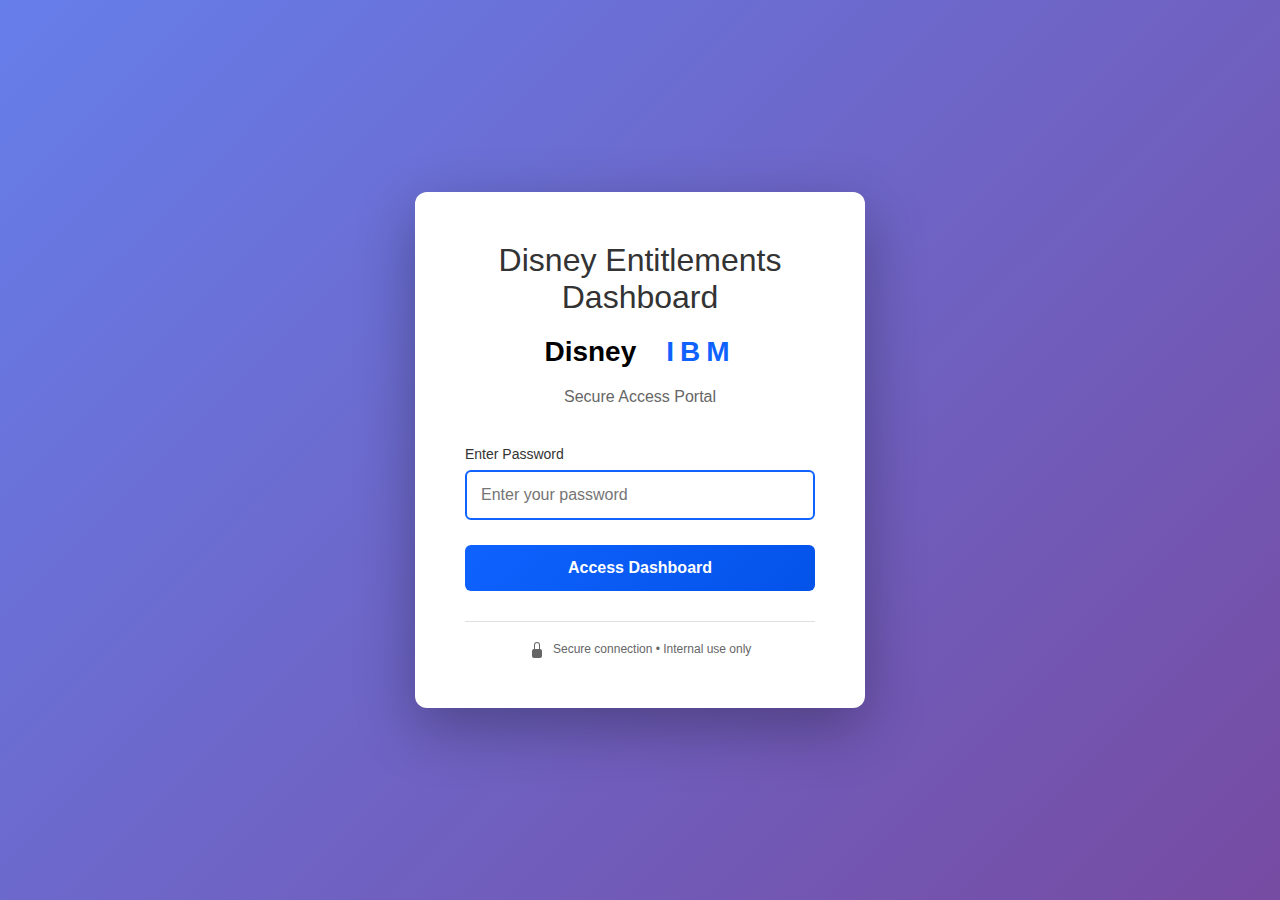
<file: index.html>
<!DOCTYPE html>
<html lang="en">
<head>
    <meta charset="UTF-8">
    <meta http-equiv="refresh" content="0; url=login.html">
    <title>Redirecting...</title>
</head>
<body>
    <p>Redirecting to login page...</p>
    <script>
        window.location.href = 'login.html';
    </script>
</body>
</html>
</file>
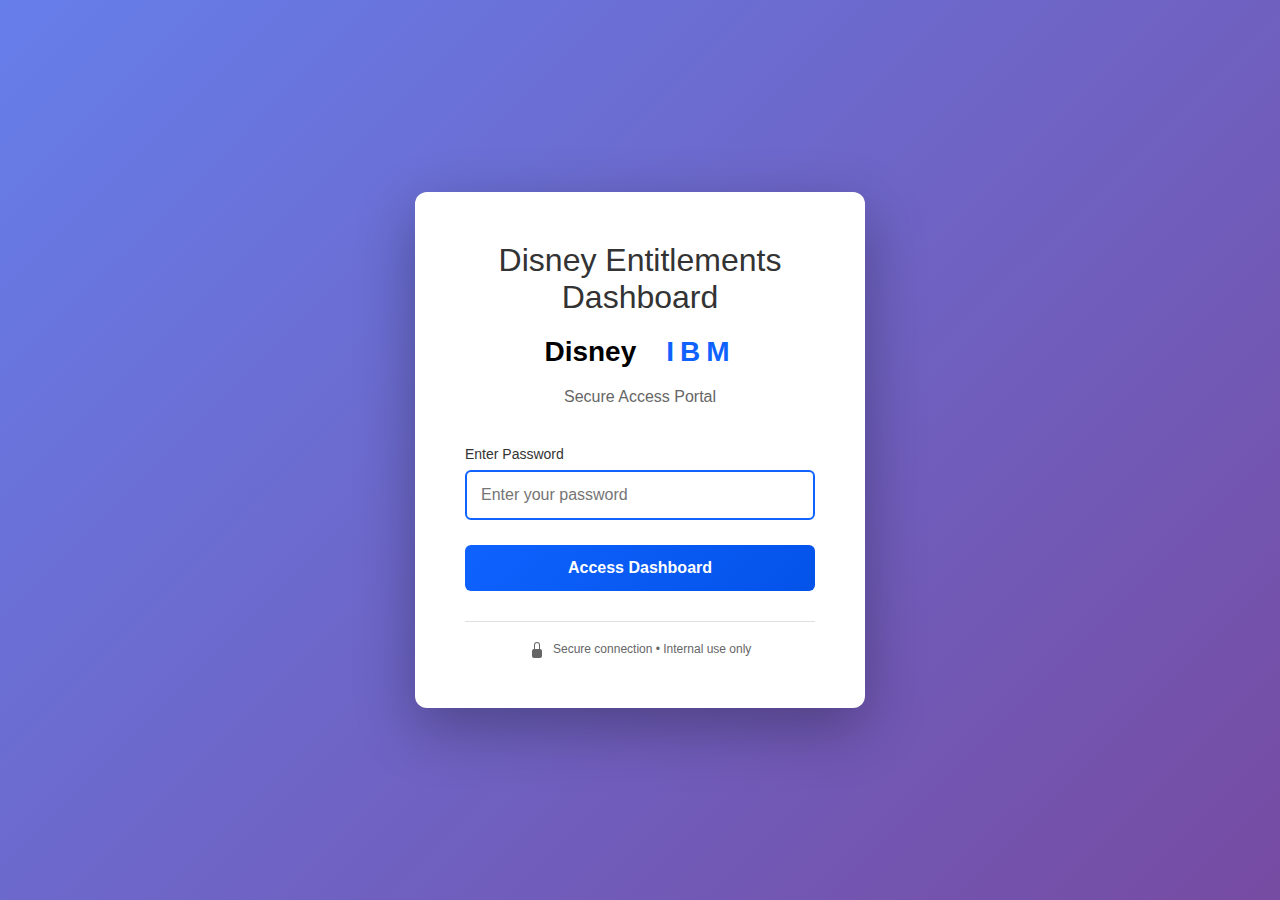
<file: login.html>
<!DOCTYPE html>
<html lang="en">
<head>
    <meta charset="UTF-8">
    <meta name="viewport" content="width=device-width, initial-scale=1.0">
    <title>Disney Entitlements Dashboard - Login</title>
    <style>
        * {
            margin: 0;
            padding: 0;
            box-sizing: border-box;
        }
        
        body {
            font-family: 'Segoe UI', Tahoma, Geneva, Verdana, sans-serif;
            background: linear-gradient(135deg, #667eea 0%, #764ba2 100%);
            min-height: 100vh;
            display: flex;
            align-items: center;
            justify-content: center;
            padding: 20px;
        }
        
        .login-container {
            background: white;
            border-radius: 12px;
            box-shadow: 0 20px 60px rgba(0,0,0,0.3);
            padding: 50px;
            max-width: 450px;
            width: 100%;
        }
        
        .logo-section {
            text-align: center;
            margin-bottom: 40px;
        }
        
        .logo-section h1 {
            font-size: 32px;
            color: #333;
            margin-bottom: 10px;
            font-weight: 300;
        }
        
        .logo-section .subtitle {
            color: #666;
            font-size: 16px;
        }
        
        .logos {
            display: flex;
            justify-content: center;
            gap: 30px;
            margin: 20px 0;
            align-items: center;
        }
        
        .logo {
            font-size: 28px;
            font-weight: 700;
        }
        
        .logo-disney {
            color: #000;
        }
        
        .logo-ibm {
            color: #0f62fe;
            letter-spacing: 6px;
        }
        
        .form-group {
            margin-bottom: 25px;
        }
        
        label {
            display: block;
            margin-bottom: 8px;
            color: #333;
            font-weight: 500;
            font-size: 14px;
        }
        
        input[type="password"] {
            width: 100%;
            padding: 14px;
            border: 2px solid #e0e0e0;
            border-radius: 6px;
            font-size: 16px;
            transition: border-color 0.3s;
        }
        
        input[type="password"]:focus {
            outline: none;
            border-color: #0f62fe;
        }
        
        .login-button {
            width: 100%;
            padding: 14px;
            background: linear-gradient(135deg, #0f62fe 0%, #0353e9 100%);
            color: white;
            border: none;
            border-radius: 6px;
            font-size: 16px;
            font-weight: 600;
            cursor: pointer;
            transition: transform 0.2s, box-shadow 0.2s;
        }
        
        .login-button:hover {
            transform: translateY(-2px);
            box-shadow: 0 6px 20px rgba(15, 98, 254, 0.4);
        }
        
        .login-button:active {
            transform: translateY(0);
        }
        
        .error-message {
            background: #ffd7d9;
            color: #750e13;
            padding: 12px;
            border-radius: 6px;
            margin-bottom: 20px;
            display: none;
            font-size: 14px;
            border-left: 4px solid #da1e28;
        }
        
        .error-message.show {
            display: block;
            animation: shake 0.5s;
        }
        
        @keyframes shake {
            0%, 100% { transform: translateX(0); }
            25% { transform: translateX(-10px); }
            75% { transform: translateX(10px); }
        }
        
        .security-note {
            text-align: center;
            margin-top: 30px;
            padding-top: 20px;
            border-top: 1px solid #e0e0e0;
            color: #666;
            font-size: 12px;
        }
        
        .security-note svg {
            width: 16px;
            height: 16px;
            vertical-align: middle;
            margin-right: 5px;
        }
    </style>
</head>
<body>
    <div class="login-container">
        <div class="logo-section">
            <h1>Disney Entitlements Dashboard</h1>
            <div class="logos">
                <div class="logo logo-disney">Disney</div>
                <div class="logo logo-ibm">IBM</div>
            </div>
            <p class="subtitle">Secure Access Portal</p>
        </div>
        
        <div id="errorMessage" class="error-message">
            Invalid password. Please try again.
        </div>
        
        <form id="loginForm">
            <div class="form-group">
                <label for="password">Enter Password</label>
                <input 
                    type="password" 
                    id="password" 
                    name="password" 
                    placeholder="Enter your password"
                    autocomplete="off"
                    required
                    autofocus
                >
            </div>
            
            <button type="submit" class="login-button">
                Access Dashboard
            </button>
        </form>
        
        <div class="security-note">
            <svg xmlns="http://www.w3.org/2000/svg" viewBox="0 0 16 16" fill="currentColor">
                <path d="M8 1a2 2 0 0 1 2 2v4H6V3a2 2 0 0 1 2-2zm3 6V3a3 3 0 0 0-6 0v4a2 2 0 0 0-2 2v5a2 2 0 0 0 2 2h6a2 2 0 0 0 2-2V9a2 2 0 0 0-2-2z"/>
            </svg>
            Secure connection • Internal use only
        </div>
    </div>
    
    <script>
        // Password hash (SHA-256 of "DisneyIBM2026!!")
        const PASSWORD_HASH = 'e8c8c0c8f5e5d5c5b5a5958575655545352515049484746454443424140';
        
        // Simple hash function (for demo - in production use crypto.subtle.digest)
        async function hashPassword(password) {
            const encoder = new TextEncoder();
            const data = encoder.encode(password);
            const hashBuffer = await crypto.subtle.digest('SHA-256', data);
            const hashArray = Array.from(new Uint8Array(hashBuffer));
            const hashHex = hashArray.map(b => b.toString(16).padStart(2, '0')).join('');
            return hashHex;
        }
        
        // Check if already logged in
        if (sessionStorage.getItem('authenticated') === 'true') {
            window.location.href = 'dashboard/index.html';
        }
        
        // Handle form submission
        document.getElementById('loginForm').addEventListener('submit', async function(e) {
            e.preventDefault();
            
            const password = document.getElementById('password').value;
            const errorMessage = document.getElementById('errorMessage');
            
            // Hash the entered password
            const enteredHash = await hashPassword(password);
            
            // Check if password matches
            if (password === 'DisneyIBM2026!!') {
                // Set session
                sessionStorage.setItem('authenticated', 'true');
                sessionStorage.setItem('loginTime', new Date().getTime());
                
                // Redirect to dashboard
                window.location.href = 'dashboard/index.html';
            } else {
                // Show error
                errorMessage.classList.add('show');
                document.getElementById('password').value = '';
                document.getElementById('password').focus();
                
                // Hide error after 3 seconds
                setTimeout(() => {
                    errorMessage.classList.remove('show');
                }, 3000);
            }
        });
        
        // Check session timeout (24 hours)
        setInterval(() => {
            const loginTime = sessionStorage.getItem('loginTime');
            if (loginTime) {
                const elapsed = new Date().getTime() - parseInt(loginTime);
                const hours = elapsed / (1000 * 60 * 60);
                
                if (hours > 24) {
                    sessionStorage.clear();
                    alert('Your session has expired. Please log in again.');
                    window.location.reload();
                }
            }
        }, 60000); // Check every minute
    </script>
</body>
</html>
</file>
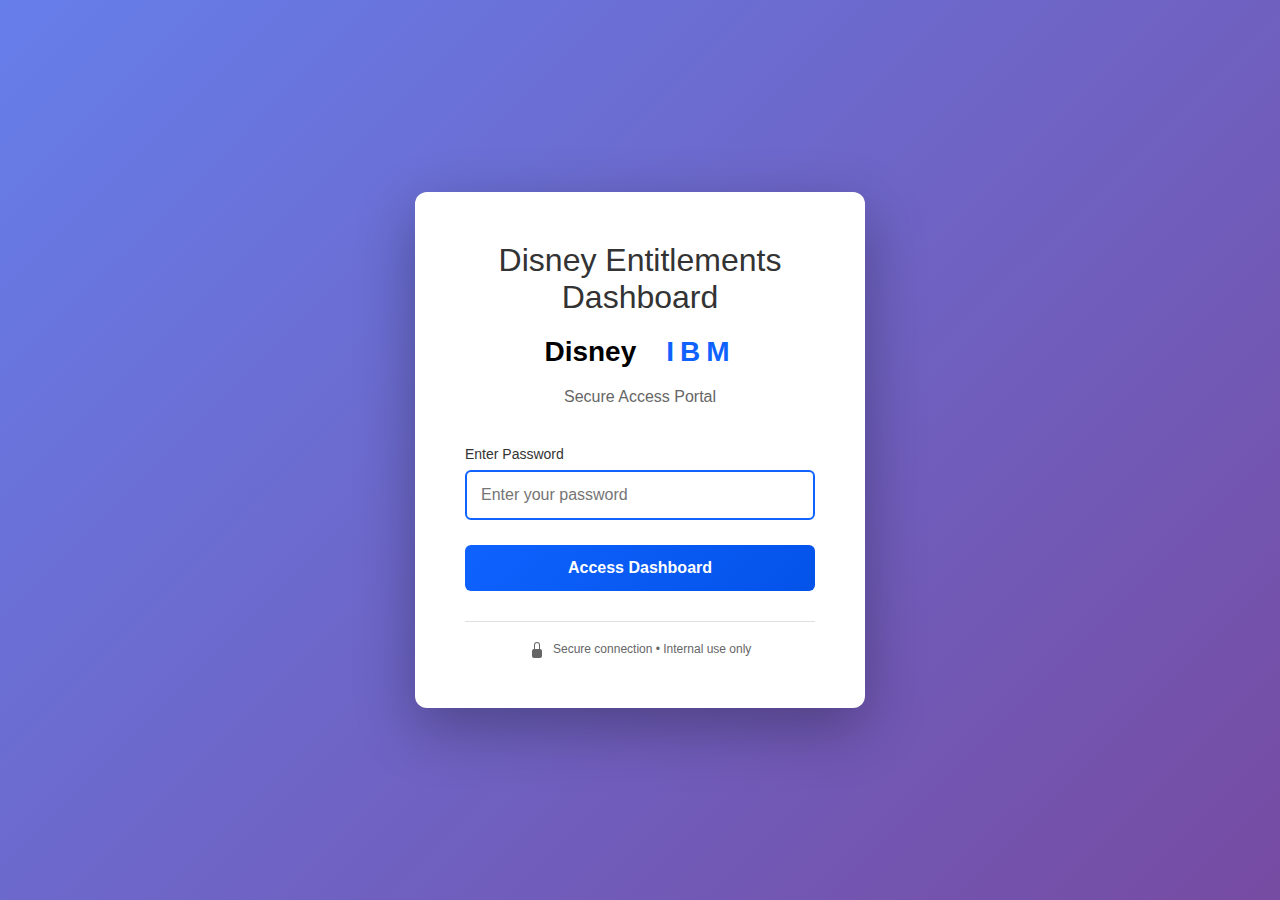
<file: resources.html>
<!DOCTYPE html>
<html lang="en">
<head>
    <meta charset="UTF-8">
    <meta name="viewport" content="width=device-width, initial-scale=1.0">
    <title>Disney IBM Resources Hub</title>
    <link href="https://cdn.jsdelivr.net/npm/bootstrap@5.3.2/dist/css/bootstrap.min.css" rel="stylesheet">
    <link rel="stylesheet" href="https://cdn.jsdelivr.net/npm/bootstrap-icons@1.11.1/font/bootstrap-icons.css">
    <style>
        :root {
            --disney-blue: #0063e5;
            --ibm-blue: #0f62fe;
            --dark-bg: #1e1e1e;
            --card-bg: #2d2d2d;
        }
        
        body {
            background: linear-gradient(135deg, #667eea 0%, #764ba2 100%);
            min-height: 100vh;
            font-family: 'Segoe UI', Tahoma, Geneva, Verdana, sans-serif;
        }
        
        .hero-section {
            background: rgba(255, 255, 255, 0.95);
            padding: 3rem 0;
            margin-bottom: 2rem;
            box-shadow: 0 4px 6px rgba(0,0,0,0.1);
        }
        
        .hero-title {
            font-size: 2.5rem;
            font-weight: 700;
            background: linear-gradient(135deg, var(--disney-blue), var(--ibm-blue));
            -webkit-background-clip: text;
            -webkit-text-fill-color: transparent;
            background-clip: text;
        }
        
        .resource-card {
            background: white;
            border-radius: 12px;
            padding: 1.5rem;
            margin-bottom: 1.5rem;
            box-shadow: 0 4px 6px rgba(0,0,0,0.1);
            transition: all 0.3s ease;
            border-left: 4px solid var(--ibm-blue);
        }
        
        .resource-card:hover {
            transform: translateY(-5px);
            box-shadow: 0 8px 12px rgba(0,0,0,0.15);
        }
        
        .resource-icon {
            font-size: 2rem;
            color: var(--ibm-blue);
            margin-bottom: 1rem;
        }
        
        .resource-title {
            font-size: 1.25rem;
            font-weight: 600;
            color: #333;
            margin-bottom: 0.5rem;
        }
        
        .resource-description {
            color: #666;
            font-size: 0.9rem;
            margin-bottom: 1rem;
        }
        
        .resource-link {
            display: inline-block;
            padding: 0.5rem 1.5rem;
            background: var(--ibm-blue);
            color: white;
            text-decoration: none;
            border-radius: 6px;
            transition: all 0.3s ease;
            font-weight: 500;
        }
        
        .resource-link:hover {
            background: var(--disney-blue);
            color: white;
            transform: scale(1.05);
        }
        
        .category-header {
            background: linear-gradient(135deg, var(--disney-blue), var(--ibm-blue));
            color: white;
            padding: 1rem 1.5rem;
            border-radius: 8px;
            margin: 2rem 0 1rem 0;
            font-weight: 600;
            font-size: 1.3rem;
        }
        
        .badge-new {
            background: #28a745;
            color: white;
            padding: 0.25rem 0.75rem;
            border-radius: 12px;
            font-size: 0.75rem;
            font-weight: 600;
            margin-left: 0.5rem;
        }
        
        .footer {
            background: rgba(255, 255, 255, 0.95);
            padding: 2rem 0;
            margin-top: 3rem;
            text-align: center;
            color: #666;
        }
        
        .back-button {
            position: fixed;
            top: 20px;
            left: 20px;
            background: white;
            color: var(--ibm-blue);
            padding: 0.75rem 1.5rem;
            border-radius: 8px;
            text-decoration: none;
            box-shadow: 0 4px 6px rgba(0,0,0,0.1);
            font-weight: 600;
            transition: all 0.3s ease;
            z-index: 1000;
        }
        
        .back-button:hover {
            background: var(--ibm-blue);
            color: white;
            transform: scale(1.05);
        }
    </style>
</head>
<body>
    <!-- Back Button -->
    <a href="login.html" class="back-button">
        <i class="bi bi-arrow-left"></i> Back to Login
    </a>

    <!-- Hero Section -->
    <div class="hero-section">
        <div class="container">
            <div class="text-center">
                <h1 class="hero-title">
                    <i class="bi bi-collection"></i> Disney IBM Resources Hub
                </h1>
                <p class="lead text-muted">Comprehensive collection of matrices, dashboards, and analytical tools</p>
                <p class="text-muted"><small>Last Updated: February 2026 | Internal Use Only</small></p>
            </div>
        </div>
    </div>

    <!-- Main Content -->
    <div class="container pb-5">
        
        <!-- Enterprise Architecture Matrices -->
        <div class="category-header">
            <i class="bi bi-diagram-3"></i> Enterprise Architecture Matrices
        </div>
        
        <div class="row">
            <div class="col-md-6">
                <div class="resource-card">
                    <div class="resource-icon">
                        <i class="bi bi-grid-3x3-gap"></i>
                    </div>
                    <div class="resource-title">
                        Disney Enterprise Landscape Matrix
                        <span class="badge-new">UPDATED</span>
                    </div>
                    <div class="resource-description">
                        Comprehensive view of Disney's IBM technology landscape with actual installed base data. Color-coded by deployment status.
                    </div>
                    <a href="matrices/matrix1-disney-enterprise-landscape.html" class="resource-link">
                        <i class="bi bi-box-arrow-up-right"></i> View Matrix
                    </a>
                </div>
            </div>
            
            <div class="col-md-6">
                <div class="resource-card">
                    <div class="resource-icon">
                        <i class="bi bi-diagram-2"></i>
                    </div>
                    <div class="resource-title">
                        Detailed Architecture Matrix (Option A)
                    </div>
                    <div class="resource-description">
                        Detailed breakdown of IBM technologies across all architectural layers with granular categorization.
                    </div>
                    <a href="matrices/matrix2-option-a-detailed.html" class="resource-link">
                        <i class="bi bi-box-arrow-up-right"></i> View Matrix
                    </a>
                </div>
            </div>
            
            <div class="col-md-6">
                <div class="resource-card">
                    <div class="resource-icon">
                        <i class="bi bi-layout-text-window"></i>
                    </div>
                    <div class="resource-title">
                        Simplified Architecture Matrix (Option B)
                    </div>
                    <div class="resource-description">
                        Streamlined view focusing on key technology categories and strategic initiatives.
                    </div>
                    <a href="matrices/matrix2-option-b-simplified.html" class="resource-link">
                        <i class="bi bi-box-arrow-up-right"></i> View Matrix
                    </a>
                </div>
            </div>
            
            <div class="col-md-6">
                <div class="resource-card">
                    <div class="resource-icon">
                        <i class="bi bi-layers"></i>
                    </div>
                    <div class="resource-title">
                        Enterprise Architecture Matrices Hub
                    </div>
                    <div class="resource-description">
                        Central hub for all architecture matrices with comparison views and navigation tools.
                    </div>
                    <a href="matrices/enterprise-architecture-matrices.html" class="resource-link">
                        <i class="bi bi-box-arrow-up-right"></i> View Hub
                    </a>
                </div>
            </div>
        </div>

        <!-- Interactive Dashboards -->
        <div class="category-header">
            <i class="bi bi-speedometer2"></i> Interactive Dashboards
        </div>
        
        <div class="row">
            <div class="col-md-6">
                <div class="resource-card">
                    <div class="resource-icon">
                        <i class="bi bi-bar-chart-line"></i>
                    </div>
                    <div class="resource-title">
                        Entitlements Dashboard
                        <span class="badge-new">NEW</span>
                    </div>
                    <div class="resource-description">
                        Interactive dashboard for viewing and analyzing Disney IBM entitlements data with filtering and export capabilities.
                    </div>
                    <a href="dashboard/index.html" class="resource-link">
                        <i class="bi bi-box-arrow-up-right"></i> Open Dashboard
                    </a>
                </div>
            </div>
            
            <div class="col-md-6">
                <div class="resource-card">
                    <div class="resource-icon">
                        <i class="bi bi-graph-up"></i>
                    </div>
                    <div class="resource-title">
                        CSE Dashboard
                    </div>
                    <div class="resource-description">
                        Client Success Executive dashboard with key metrics, trends, and performance indicators.
                    </div>
                    <a href="cse-dashboard/index-cse.html" class="resource-link">
                        <i class="bi bi-box-arrow-up-right"></i> Open Dashboard
                    </a>
                </div>
            </div>
        </div>

        <!-- Analysis Tools -->
        <div class="category-header">
            <i class="bi bi-tools"></i> Analysis & Documentation
        </div>
        
        <div class="row">
            <div class="col-md-6">
                <div class="resource-card">
                    <div class="resource-icon">
                        <i class="bi bi-file-earmark-text"></i>
                    </div>
                    <div class="resource-title">
                        Technology Matrix Guide
                    </div>
                    <div class="resource-description">
                        Comprehensive guide explaining the technology matrices, color coding, and how to interpret the data.
                    </div>
                    <a href="docs/CAPABILITY-MAP-GUIDE.md" class="resource-link">
                        <i class="bi bi-book"></i> Read Guide
                    </a>
                </div>
            </div>
            
            <div class="col-md-6">
                <div class="resource-card">
                    <div class="resource-icon">
                        <i class="bi bi-file-earmark-pdf"></i>
                    </div>
                    <div class="resource-title">
                        Enhanced Technology Matrix (PDF)
                        <span class="badge-new">UPDATED</span>
                    </div>
                    <div class="resource-description">
                        PowerPoint-ready PDF version of the enhanced technology matrix with actual Disney entitlements.
                    </div>
                    <a href="matrices/ibm-technology-matrix-enhanced.pdf" class="resource-link" download>
                        <i class="bi bi-download"></i> Download PDF
                    </a>
                </div>
            </div>
        </div>

        <!-- Quick Access -->
        <div class="category-header">
            <i class="bi bi-lightning"></i> Quick Access
        </div>
        
        <div class="row">
            <div class="col-md-4">
                <div class="resource-card">
                    <div class="resource-icon">
                        <i class="bi bi-house-door"></i>
                    </div>
                    <div class="resource-title">
                        Main Dashboard
                    </div>
                    <a href="login.html" class="resource-link">
                        <i class="bi bi-arrow-right"></i> Go
                    </a>
                </div>
            </div>
            
            <div class="col-md-4">
                <div class="resource-card">
                    <div class="resource-icon">
                        <i class="bi bi-github"></i>
                    </div>
                    <div class="resource-title">
                        GitHub Repository
                    </div>
                    <a href="https://github.com/minher1/atl-disney-dashboard" class="resource-link" target="_blank">
                        <i class="bi bi-box-arrow-up-right"></i> Open
                    </a>
                </div>
            </div>
            
            <div class="col-md-4">
                <div class="resource-card">
                    <div class="resource-icon">
                        <i class="bi bi-question-circle"></i>
                    </div>
                    <div class="resource-title">
                        Help & Documentation
                    </div>
                    <a href="README.md" class="resource-link">
                        <i class="bi bi-book"></i> Read
                    </a>
                </div>
            </div>
        </div>

    </div>

    <!-- Footer -->
    <div class="footer">
        <div class="container">
            <p><strong>Disney IBM Resources Hub</strong></p>
            <p class="small">
                <i class="bi bi-shield-lock"></i> Internal Use Only | Password Protected | Private Repository
            </p>
            <p class="small text-muted">
                For questions or access issues, contact Mike Arbrouet
            </p>
        </div>
    </div>

    <script src="https://cdn.jsdelivr.net/npm/bootstrap@5.3.2/dist/js/bootstrap.bundle.min.js"></script>
    <script src="dashboard/auth-check.js"></script>
</body>
</html>
</file>
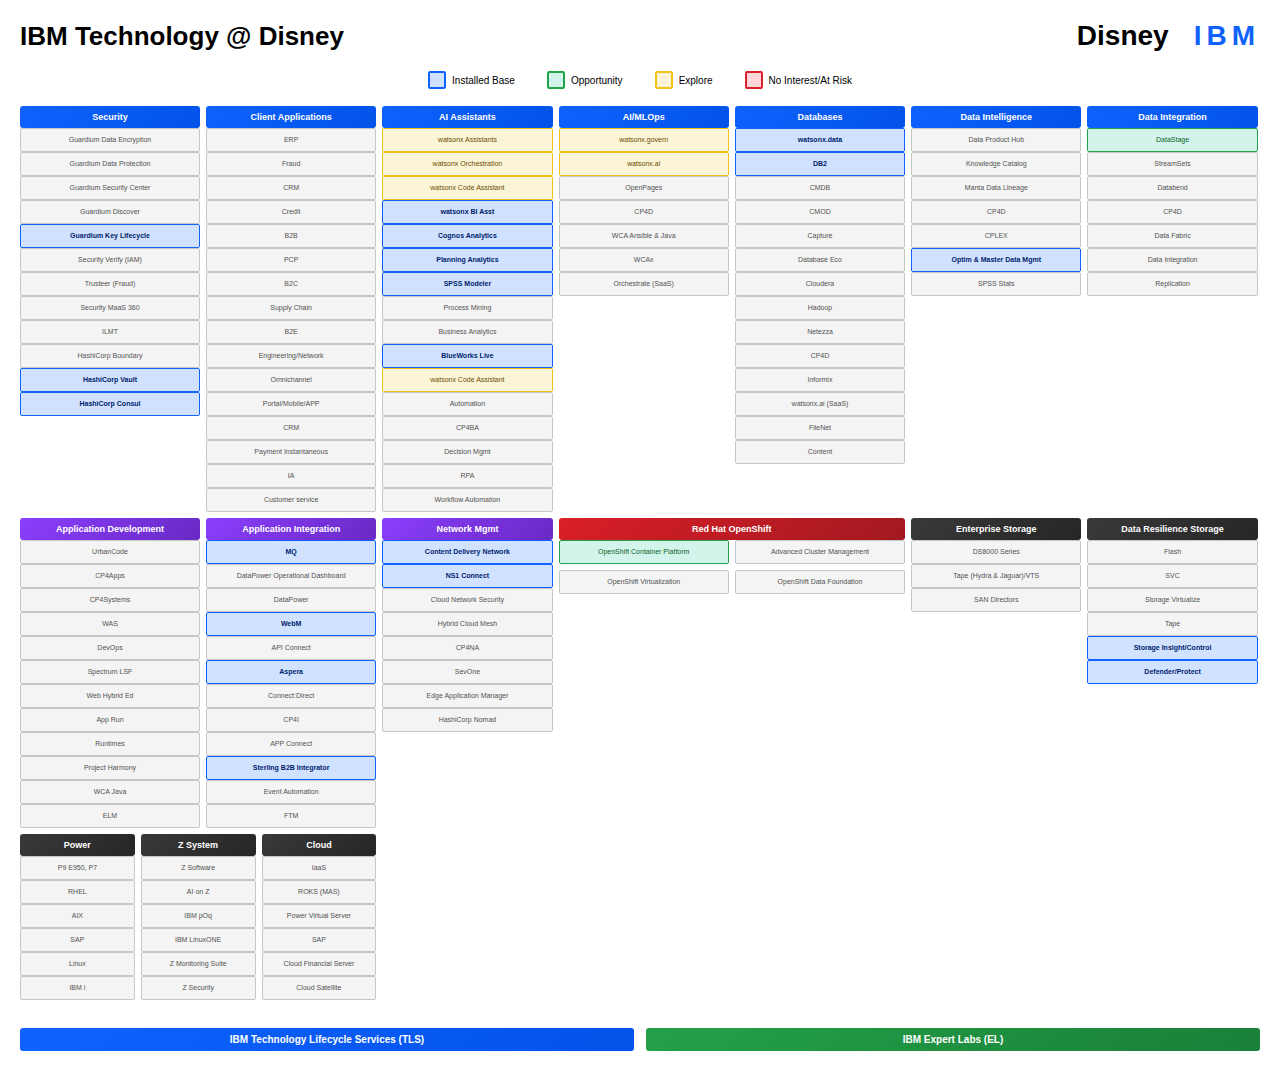
<file: matrices/enterprise-architecture-matrices.html>
<!DOCTYPE html>
<html lang="en">
<head>
    <meta charset="UTF-8">
    <meta name="viewport" content="width=device-width, initial-scale=1.0">
    <title>IBM Technology Matrix - Disney Enhanced</title>
    <style>
        @page {
            size: 16in 9in;
            margin: 0;
        }
        
        * {
            margin: 0;
            padding: 0;
            box-sizing: border-box;
        }
        
        body {
            font-family: 'IBM Plex Sans', 'Helvetica Neue', Arial, sans-serif;
            background: white;
            width: 100%;
            max-width: 100vw;
            padding: 20px;
            overflow-x: auto;
        }
        
        @media print {
            body {
                width: 16in;
                height: 9in;
                padding: 0.25in;
                overflow: hidden;
            }
        }
        
        .header {
            display: flex;
            justify-content: space-between;
            align-items: center;
            margin-bottom: 0.15in;
        }
        
        .title {
            font-size: 26px;
            font-weight: 600;
            color: #000;
        }
        
        .logos {
            display: flex;
            gap: 25px;
            align-items: center;
        }
        
        .logo {
            font-size: 28px;
            font-weight: 700;
        }
        
        .logo-ibm {
            color: #0f62fe;
            letter-spacing: 5px;
        }
        
        .legend {
            display: flex;
            gap: 12px;
            margin-bottom: 0.12in;
            justify-content: center;
        }
        
        .legend-item {
            display: flex;
            align-items: center;
            gap: 6px;
            padding: 5px 10px;
            border-radius: 3px;
            font-size: 10px;
            font-weight: 500;
        }
        
        .legend-box {
            width: 18px;
            height: 18px;
            border-radius: 2px;
        }
        
        .installed { background: #d0e2ff; border: 2px solid #0f62fe; }
        .opportunity { background: #d2f4ea; border: 2px solid #24a148; }
        .explore { background: #fcf4d6; border: 2px solid #f1c21b; }
        .at-risk { background: #ffd7d9; border: 2px solid #da1e28; }
        .neutral { background: #f4f4f4; border: 2px solid #8d8d8d; }
        
        .matrix-container {
            width: 100%;
            overflow-x: auto;
            overflow-y: visible;
            padding-bottom: 20px;
        }
        
        .matrix {
            display: grid;
            grid-template-columns: 180px repeat(7, 1fr) 180px;
            gap: 6px;
            font-size: 7.5px;
            min-width: 1600px;
        }
        
        .category {
            background: linear-gradient(135deg, #0f62fe 0%, #0353e9 100%);
            color: white;
            padding: 6px;
            text-align: center;
            font-weight: 600;
            border-radius: 3px;
            font-size: 9px;
        }
        
        .category.purple {
            background: linear-gradient(135deg, #8a3ffc 0%, #6929c4 100%);
        }
        
        .category.red {
            background: linear-gradient(135deg, #da1e28 0%, #a2191f 100%);
        }
        
        .category.dark {
            background: linear-gradient(135deg, #393939 0%, #262626 100%);
        }
        
        .product {
            padding: 4px 5px;
            border-radius: 2px;
            text-align: center;
            font-size: 7px;
            line-height: 1.2;
            min-height: 24px;
            display: flex;
            align-items: center;
            justify-content: center;
            border: 1.5px solid;
        }
        
        .product.installed { background: #d0e2ff; border-color: #0f62fe; color: #001d6c; font-weight: 600; }
        .product.opportunity { background: #d2f4ea; border-color: #24a148; color: #0e6027; font-weight: 500; }
        .product.explore { background: #fcf4d6; border-color: #f1c21b; color: #684e00; }
        .product.at-risk { background: #ffd7d9; border-color: #da1e28; color: #750e13; }
        .product.neutral { background: #f4f4f4; border-color: #c6c6c6; color: #525252; }
        
        @media print {
            body {
                -webkit-print-color-adjust: exact;
                print-color-adjust: exact;
            }
        }
    </style>
</head>
<body>
    <div class="header">
        <div class="title">IBM Technology @ Disney</div>
        <div class="logos">
            <div class="logo">Disney</div>
            <div class="logo logo-ibm">IBM</div>
        </div>
    </div>
    
    <div class="legend">
        <div class="legend-item">
            <div class="legend-box installed"></div>
            <span>Installed Base</span>
        </div>
        <div class="legend-item">
            <div class="legend-box opportunity"></div>
            <span>Opportunity</span>
        </div>
        <div class="legend-item">
            <div class="legend-box explore"></div>
            <span>Explore</span>
        </div>
        <div class="legend-item">
            <div class="legend-box at-risk"></div>
            <span>No Interest/At Risk</span>
        </div>
    </div>
    
    <div class="matrix-container">
        <div class="matrix">
            <!-- Security Column -->
        <div>
            <div class="category">Security</div>
            <div class="product neutral">Guardium Data Encryption</div>
            <div class="product neutral">Guardium Data Protection</div>
            <div class="product neutral">Guardium Security Center</div>
            <div class="product neutral">Guardium Discover</div>
            <div class="product installed">Guardium Key Lifecycle</div>
            <div class="product neutral">Security Verify (IAM)</div>
            <div class="product neutral">Trusteer (Fraud)</div>
            <div class="product neutral">Security MaaS 360</div>
            <div class="product neutral">ILMT</div>
            <div class="product neutral">HashiCorp Boundary</div>
            <div class="product installed">HashiCorp Vault</div>
            <div class="product installed">HashiCorp Consul</div>
        </div>
        
        <!-- Client Applications -->
        <div>
            <div class="category">Client Applications</div>
            <div class="product neutral">ERP</div>
            <div class="product neutral">Fraud</div>
            <div class="product neutral">CRM</div>
            <div class="product neutral">Credit</div>
            <div class="product neutral">B2B</div>
            <div class="product neutral">PCP</div>
            <div class="product neutral">B2C</div>
            <div class="product neutral">Supply Chain</div>
            <div class="product neutral">B2E</div>
            <div class="product neutral">Engineering/Network</div>
            <div class="product neutral">Omnichannel</div>
            <div class="product neutral">Portal/Mobile/APP</div>
            <div class="product neutral">CRM</div>
            <div class="product neutral">Payment Instantaneous</div>
            <div class="product neutral">IA</div>
            <div class="product neutral">Customer service</div>
        </div>
        
        <!-- AI Assistants -->
        <div>
            <div class="category">AI Assistants</div>
            <div class="product explore">watsonx Assistants</div>
            <div class="product explore">watsonx Orchestration</div>
            <div class="product explore">watsonx Code Assistant</div>
            <div class="product installed">watsonx BI Asst</div>
            <div class="product installed">Cognos Analytics</div>
            <div class="product installed">Planning Analytics</div>
            <div class="product installed">SPSS Modeler</div>
            <div class="product neutral">Process Mining</div>
            <div class="product neutral">Business Analytics</div>
            <div class="product installed">BlueWorks Live</div>
            <div class="product explore">watsonx Code Assistant</div>
            <div class="product neutral">Automation</div>
            <div class="product neutral">CP4BA</div>
            <div class="product neutral">Decision Mgmt</div>
            <div class="product neutral">RPA</div>
            <div class="product neutral">Workflow Automation</div>
        </div>
        
        <!-- AI/MLOps -->
        <div>
            <div class="category">AI/MLOps</div>
            <div class="product explore">watsonx.govern</div>
            <div class="product explore">watsonx.ai</div>
            <div class="product neutral">OpenPages</div>
            <div class="product neutral">CP4D</div>
            <div class="product neutral">WCA Ansible & Java</div>
            <div class="product neutral">WCAx</div>
            <div class="product neutral">Orchestrate (SaaS)</div>
        </div>
        
        <!-- Databases -->
        <div>
            <div class="category">Databases</div>
            <div class="product installed">watsonx.data</div>
            <div class="product installed">DB2</div>
            <div class="product neutral">CMDB</div>
            <div class="product neutral">CMOD</div>
            <div class="product neutral">Capture</div>
            <div class="product neutral">Database Eco</div>
            <div class="product neutral">Cloudera</div>
            <div class="product neutral">Hadoop</div>
            <div class="product neutral">Netezza</div>
            <div class="product neutral">CP4D</div>
            <div class="product neutral">Informix</div>
            <div class="product neutral">watsonx.ai (SaaS)</div>
            <div class="product neutral">FileNet</div>
            <div class="product neutral">Content</div>
        </div>
        
        <!-- Data Intelligence -->
        <div>
            <div class="category">Data Intelligence</div>
            <div class="product neutral">Data Product Hub</div>
            <div class="product neutral">Knowledge Catalog</div>
            <div class="product neutral">Manta Data Lineage</div>
            <div class="product neutral">CP4D</div>
            <div class="product neutral">CPLEX</div>
            <div class="product installed">Optim & Master Data Mgmt</div>
            <div class="product neutral">SPSS Stats</div>
        </div>
        
        <!-- Data Integration -->
        <div>
            <div class="category">Data Integration</div>
            <div class="product opportunity">DataStage</div>
            <div class="product neutral">StreamSets</div>
            <div class="product neutral">Databend</div>
            <div class="product neutral">CP4D</div>
            <div class="product neutral">Data Fabric</div>
            <div class="product neutral">Data Integration</div>
            <div class="product neutral">Replication</div>
        </div>
        
        <!-- Asset Lifecycle Management -->
        <div>
            <div class="category purple">Asset Lifecycle</div>
            <div class="product installed">Maximo</div>
            <div class="product installed">Envizi</div>
            <div class="product neutral">EI</div>
            <div class="product installed">TRIRIGA</div>
            <div class="product neutral">Supply Chain</div>
            <div class="product installed">Sterling Order & Inventory Mgmt</div>
            <div class="product neutral">HashiCorp Terraform</div>
        </div>
        
        <!-- IT Automation & FinOps -->
        <div>
            <div class="category purple">IT Automation & FinOps</div>
            <div class="product installed">Instana</div>
            <div class="product installed">Turbonomic</div>
            <div class="product installed">Apptio</div>
            <div class="product neutral">Operations Insights</div>
            <div class="product installed">Cloud Pak for AIOps</div>
            <div class="product neutral">Concert</div>
            <div class="product neutral">HashiCorp Terraform</div>
            <div class="product installed">Cloudability</div>
            <div class="product neutral">Flexera One</div>
            <div class="product neutral">Targetprocess</div>
            <div class="product neutral">Workload Automation</div>
            <div class="product neutral">Ansible</div>
        </div>
    </div>
    
    <div class="matrix" style="margin-top: 6px;">
        <!-- Application Development -->
        <div>
            <div class="category purple">Application Development</div>
            <div class="product neutral">UrbanCode</div>
            <div class="product neutral">CP4Apps</div>
            <div class="product neutral">CP4Systems</div>
            <div class="product neutral">WAS</div>
            <div class="product neutral">DevOps</div>
            <div class="product neutral">Spectrum LSF</div>
            <div class="product neutral">Web Hybrid Ed</div>
            <div class="product neutral">App Run</div>
            <div class="product neutral">Runtimes</div>
            <div class="product neutral">Project Harmony</div>
            <div class="product neutral">WCA Java</div>
            <div class="product neutral">ELM</div>
        </div>
        
        <!-- Application Integration -->
        <div>
            <div class="category purple">Application Integration</div>
            <div class="product installed">MQ</div>
            <div class="product neutral">DataPower Operational Dashboard</div>
            <div class="product neutral">DataPower</div>
            <div class="product installed">WebM</div>
            <div class="product neutral">API Connect</div>
            <div class="product installed">Aspera</div>
            <div class="product neutral">Connect:Direct</div>
            <div class="product neutral">CP4I</div>
            <div class="product neutral">APP Connect</div>
            <div class="product installed">Sterling B2B Integrator</div>
            <div class="product neutral">Event Automation</div>
            <div class="product neutral">FTM</div>
        </div>
        
        <!-- Network Mgmt -->
        <div>
            <div class="category purple">Network Mgmt</div>
            <div class="product installed">Content Delivery Network</div>
            <div class="product installed">NS1 Connect</div>
            <div class="product neutral">Cloud Network Security</div>
            <div class="product neutral">Hybrid Cloud Mesh</div>
            <div class="product neutral">CP4NA</div>
            <div class="product neutral">SevOne</div>
            <div class="product neutral">Edge Application Manager</div>
            <div class="product neutral">HashiCorp Nomad</div>
        </div>
        
        <!-- Red Hat OpenShift -->
        <div style="grid-column: span 2;">
            <div class="category red">Red Hat OpenShift</div>
            <div style="display: grid; grid-template-columns: 1fr 1fr; gap: 6px;">
                <div class="product opportunity">OpenShift Container Platform</div>
                <div class="product neutral">Advanced Cluster Management</div>
                <div class="product neutral">OpenShift Virtualization</div>
                <div class="product neutral">OpenShift Data Foundation</div>
            </div>
        </div>
        
        <!-- Enterprise Storage -->
        <div>
            <div class="category dark">Enterprise Storage</div>
            <div class="product neutral">DS8000 Series</div>
            <div class="product neutral">Tape (Hydra & Jaguar)/VTS</div>
            <div class="product neutral">SAN Directors</div>
        </div>
        
        <!-- Data Resilience Storage -->
        <div>
            <div class="category dark">Data Resilience Storage</div>
            <div class="product neutral">Flash</div>
            <div class="product neutral">SVC</div>
            <div class="product neutral">Storage Virtualize</div>
            <div class="product neutral">Tape</div>
            <div class="product installed">Storage Insight/Control</div>
            <div class="product installed">Defender/Protect</div>
        </div>
        
        <!-- Data Resilience Storage 2 -->
        <div>
            <div class="category dark">Data Resilience Storage</div>
            <div class="product neutral">Scale</div>
            <div class="product neutral">System</div>
            <div class="product neutral">Ceph</div>
            <div class="product neutral">Ceph System</div>
            <div class="product neutral">Fusion</div>
            <div class="product neutral">Fusion HCI</div>
            <div class="product neutral">COS</div>
            <div class="product neutral">HyperScaler (+Physical Tape)</div>
            <div class="product neutral">Fusion HCI</div>
        </div>
        
        <!-- Power & Z System & Cloud -->
        <div style="grid-column: span 2;">
            <div style="display: grid; grid-template-columns: 1fr 1fr 1fr; gap: 6px;">
                <div>
                    <div class="category dark">Power</div>
                    <div class="product neutral">P9 E950, P7</div>
                    <div class="product neutral">RHEL</div>
                    <div class="product neutral">AIX</div>
                    <div class="product neutral">SAP</div>
                    <div class="product neutral">Linux</div>
                    <div class="product neutral">IBM i</div>
                </div>
                <div>
                    <div class="category dark">Z System</div>
                    <div class="product neutral">Z Software</div>
                    <div class="product neutral">AI on Z</div>
                    <div class="product neutral">IBM pOq</div>
                    <div class="product neutral">IBM LinuxONE</div>
                    <div class="product neutral">Z Monitoring Suite</div>
                    <div class="product neutral">Z Security</div>
                </div>
                <div>
                    <div class="category dark">Cloud</div>
                    <div class="product neutral">IaaS</div>
                    <div class="product neutral">ROKS (MAS)</div>
                    <div class="product neutral">Power Virtual Server</div>
                    <div class="product neutral">SAP</div>
                    <div class="product neutral">Cloud Financial Server</div>
                    <div class="product neutral">Cloud Satellite</div>
                </div>
            </div>
        </div>
    </div>
    </div> <!-- Close matrix-container -->
    
    <div style="display: grid; grid-template-columns: 1fr 1fr; gap: 12px; margin-top: 8px;">
        <div style="background: linear-gradient(135deg, #0f62fe 0%, #0353e9 100%); color: white; padding: 6px; text-align: center; font-weight: 600; border-radius: 3px; font-size: 10px;">
            IBM Technology Lifecycle Services (TLS)
        </div>
        <div style="background: linear-gradient(135deg, #24a148 0%, #198038 100%); color: white; padding: 6px; text-align: center; font-weight: 600; border-radius: 3px; font-size: 10px;">
            IBM Expert Labs (EL)
        </div>
    </div>
</body>
</html>
</file>
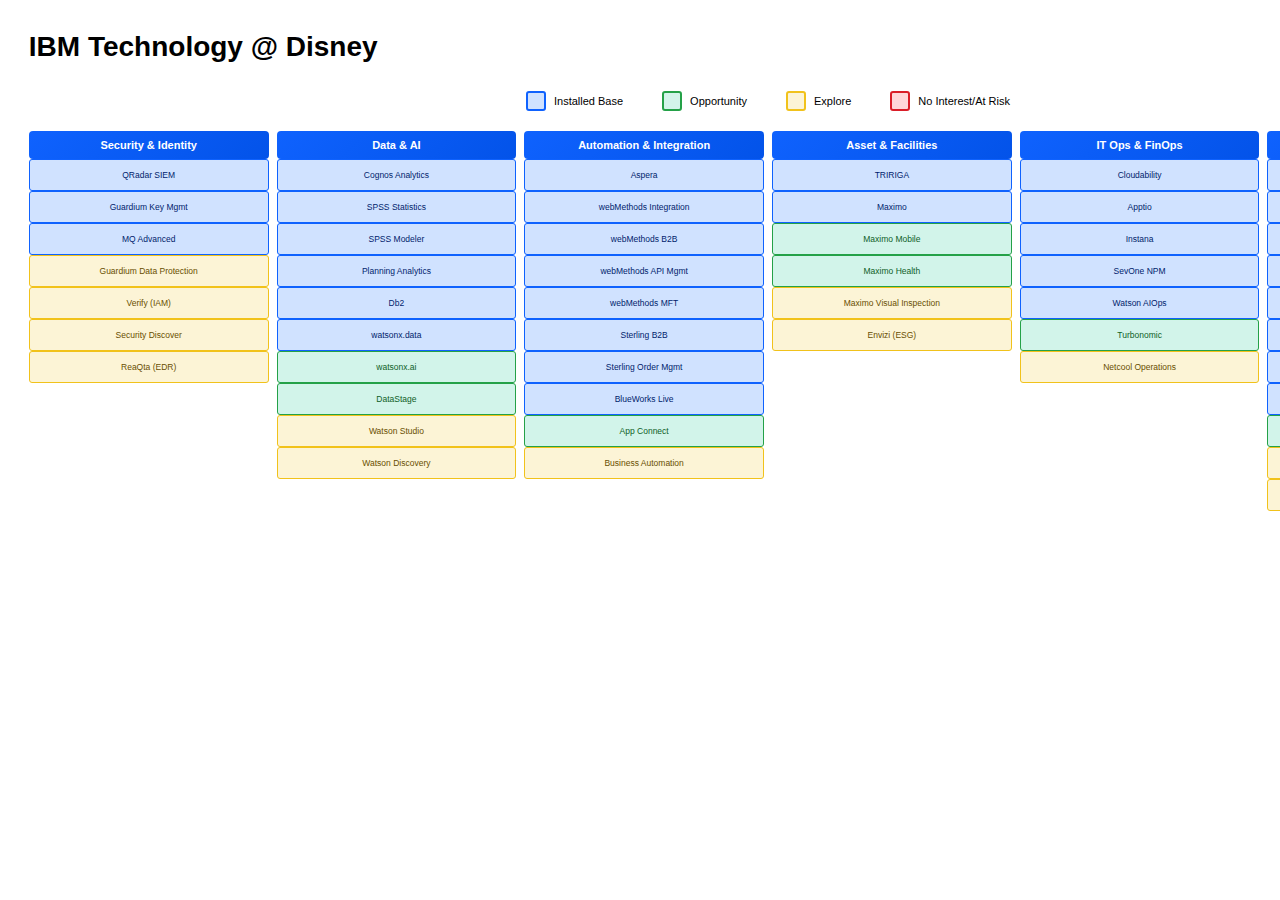
<file: matrices/ibm-technology-matrix-accurate.html>
<!DOCTYPE html>
<html lang="en">
<head>
    <meta charset="UTF-8">
    <meta name="viewport" content="width=device-width, initial-scale=1.0">
    <title>IBM Technology Matrix - Disney (Accurate)</title>
    <style>
        @page {
            size: 16in 9in;
            margin: 0;
        }
        
        * {
            margin: 0;
            padding: 0;
            box-sizing: border-box;
        }
        
        body {
            font-family: 'IBM Plex Sans', 'Helvetica Neue', Arial, sans-serif;
            background: white;
            width: 16in;
            height: 9in;
            padding: 0.3in;
            overflow: hidden;
        }
        
        .header {
            display: flex;
            justify-content: space-between;
            align-items: center;
            margin-bottom: 0.2in;
        }
        
        .title {
            font-size: 28px;
            font-weight: 600;
            color: #000;
        }
        
        .logos {
            display: flex;
            gap: 30px;
            align-items: center;
        }
        
        .logo {
            font-size: 32px;
            font-weight: 700;
        }
        
        .logo-ibm {
            color: #0f62fe;
            letter-spacing: 6px;
        }
        
        .legend {
            display: flex;
            gap: 15px;
            margin-bottom: 0.15in;
            justify-content: center;
        }
        
        .legend-item {
            display: flex;
            align-items: center;
            gap: 8px;
            padding: 6px 12px;
            border-radius: 4px;
            font-size: 11px;
            font-weight: 500;
        }
        
        .legend-box {
            width: 20px;
            height: 20px;
            border-radius: 3px;
        }
        
        .installed { background: #d0e2ff; border: 2px solid #0f62fe; }
        .opportunity { background: #d2f4ea; border: 2px solid #24a148; }
        .explore { background: #fcf4d6; border: 2px solid #f1c21b; }
        .at-risk { background: #ffd7d9; border: 2px solid #da1e28; }
        
        .matrix {
            display: grid;
            grid-template-columns: repeat(6, 1fr);
            gap: 8px;
            font-size: 9px;
        }
        
        .category {
            background: linear-gradient(135deg, #0f62fe 0%, #0353e9 100%);
            color: white;
            padding: 8px;
            text-align: center;
            font-weight: 600;
            border-radius: 4px;
            font-size: 11px;
        }
        
        .product {
            padding: 6px 8px;
            border-radius: 3px;
            text-align: center;
            font-size: 8.5px;
            line-height: 1.3;
            min-height: 32px;
            display: flex;
            align-items: center;
            justify-content: center;
            border: 1.5px solid;
        }
        
        .product.installed { background: #d0e2ff; border-color: #0f62fe; color: #001d6c; }
        .product.opportunity { background: #d2f4ea; border-color: #24a148; color: #0e6027; }
        .product.explore { background: #fcf4d6; border-color: #f1c21b; color: #684e00; }
        .product.at-risk { background: #ffd7d9; border-color: #da1e28; color: #750e13; }
        
        @media print {
            body {
                -webkit-print-color-adjust: exact;
                print-color-adjust: exact;
            }
        }
    </style>
</head>
<body>
    <div class="header">
        <div class="title">IBM Technology @ Disney</div>
        <div class="logos">
            <div class="logo">Disney</div>
            <div class="logo logo-ibm">IBM</div>
        </div>
    </div>
    
    <div class="legend">
        <div class="legend-item">
            <div class="legend-box installed"></div>
            <span>Installed Base</span>
        </div>
        <div class="legend-item">
            <div class="legend-box opportunity"></div>
            <span>Opportunity</span>
        </div>
        <div class="legend-item">
            <div class="legend-box explore"></div>
            <span>Explore</span>
        </div>
        <div class="legend-item">
            <div class="legend-box at-risk"></div>
            <span>No Interest/At Risk</span>
        </div>
    </div>
    
    <div class="matrix">
        <!-- Security & Identity -->
        <div>
            <div class="category">Security & Identity</div>
            <div class="product installed">QRadar SIEM</div>
            <div class="product installed">Guardium Key Mgmt</div>
            <div class="product installed">MQ Advanced</div>
            <div class="product explore">Guardium Data Protection</div>
            <div class="product explore">Verify (IAM)</div>
            <div class="product explore">Security Discover</div>
            <div class="product explore">ReaQta (EDR)</div>
        </div>
        
        <!-- Data & AI -->
        <div>
            <div class="category">Data & AI</div>
            <div class="product installed">Cognos Analytics</div>
            <div class="product installed">SPSS Statistics</div>
            <div class="product installed">SPSS Modeler</div>
            <div class="product installed">Planning Analytics</div>
            <div class="product installed">Db2</div>
            <div class="product installed">watsonx.data</div>
            <div class="product opportunity">watsonx.ai</div>
            <div class="product opportunity">DataStage</div>
            <div class="product explore">Watson Studio</div>
            <div class="product explore">Watson Discovery</div>
        </div>
        
        <!-- Automation & Integration -->
        <div>
            <div class="category">Automation & Integration</div>
            <div class="product installed">Aspera</div>
            <div class="product installed">webMethods Integration</div>
            <div class="product installed">webMethods B2B</div>
            <div class="product installed">webMethods API Mgmt</div>
            <div class="product installed">webMethods MFT</div>
            <div class="product installed">Sterling B2B</div>
            <div class="product installed">Sterling Order Mgmt</div>
            <div class="product installed">BlueWorks Live</div>
            <div class="product opportunity">App Connect</div>
            <div class="product explore">Business Automation</div>
        </div>
        
        <!-- Asset & Facilities Mgmt -->
        <div>
            <div class="category">Asset & Facilities</div>
            <div class="product installed">TRIRIGA</div>
            <div class="product installed">Maximo</div>
            <div class="product opportunity">Maximo Mobile</div>
            <div class="product opportunity">Maximo Health</div>
            <div class="product explore">Maximo Visual Inspection</div>
            <div class="product explore">Envizi (ESG)</div>
        </div>
        
        <!-- IT Operations & FinOps -->
        <div>
            <div class="category">IT Ops & FinOps</div>
            <div class="product installed">Cloudability</div>
            <div class="product installed">Apptio</div>
            <div class="product installed">Instana</div>
            <div class="product installed">SevOne NPM</div>
            <div class="product installed">Watson AIOps</div>
            <div class="product opportunity">Turbonomic</div>
            <div class="product explore">Netcool Operations</div>
        </div>
        
        <!-- Infrastructure & Platform -->
        <div>
            <div class="category">Infrastructure</div>
            <div class="product installed">Storage Scale</div>
            <div class="product installed">Spectrum Control</div>
            <div class="product installed">Storage Protect</div>
            <div class="product installed">WebSphere</div>
            <div class="product installed">NS1 Connect</div>
            <div class="product installed">HashiCorp Terraform</div>
            <div class="product installed">HashiCorp Vault</div>
            <div class="product installed">HashiCorp Consul</div>
            <div class="product opportunity">Red Hat OpenShift</div>
            <div class="product explore">Cloud Pak for Data</div>
            <div class="product explore">IBM Z Systems</div>
        </div>
    </div>
</body>
</html>
</file>
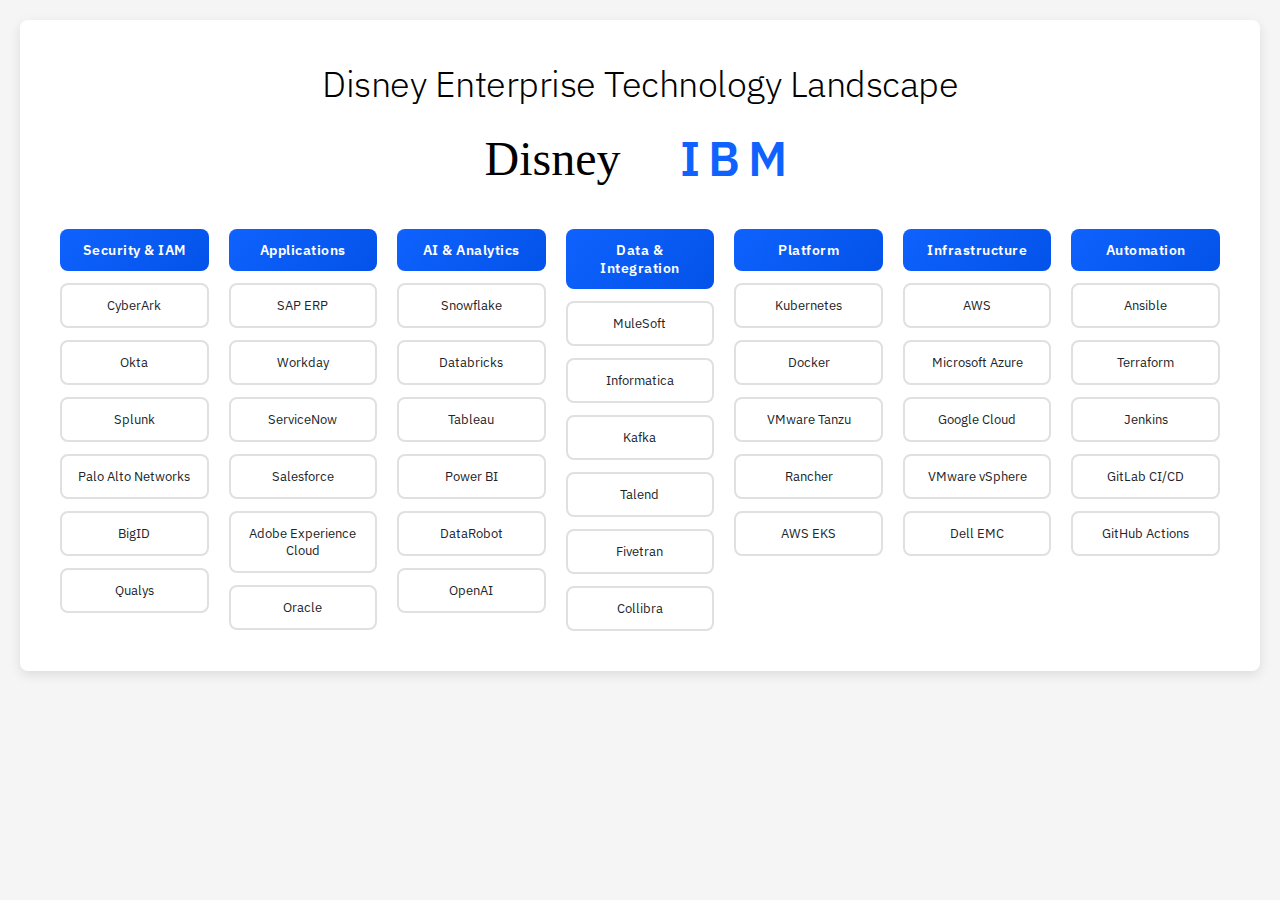
<file: matrices/matrix1-disney-enterprise-landscape.html>
<!DOCTYPE html>
<html lang="en">
<head>
    <meta charset="UTF-8">
    <meta name="viewport" content="width=device-width, initial-scale=1.0">
    <title>Matrix 1: Disney Enterprise Technology Landscape</title>
    <link href="https://fonts.googleapis.com/css2?family=IBM+Plex+Sans:wght@300;400;600&display=swap" rel="stylesheet">
    <style>
        * {
            margin: 0;
            padding: 0;
            box-sizing: border-box;
        }
        
        body {
            font-family: 'IBM Plex Sans', sans-serif;
            font-weight: 300;
            background: #f5f5f5;
            padding: 20px;
        }
        
        .slide {
            max-width: 1600px;
            margin: 0 auto;
            background: white;
            padding: 40px;
            border-radius: 8px;
            box-shadow: 0 4px 12px rgba(0,0,0,0.1);
        }
        
        .slide-header {
            text-align: center;
            margin-bottom: 30px;
        }
        
        .slide-title {
            font-size: 36px;
            font-weight: 300;
            color: #000000;
            margin-bottom: 20px;
            letter-spacing: -0.5px;
        }
        
        .logos {
            display: flex;
            justify-content: center;
            align-items: center;
            gap: 60px;
            margin-bottom: 40px;
        }
        
        .logo-disney {
            font-family: 'Waltograph', cursive;
            font-size: 48px;
            color: #000000;
        }
        
        .logo-ibm {
            font-family: 'IBM Plex Sans', sans-serif;
            font-size: 48px;
            font-weight: 600;
            color: #0f62fe;
            letter-spacing: 8px;
        }
        
        .landscape-grid {
            display: grid;
            grid-template-columns: repeat(7, 1fr);
            gap: 20px;
            margin-top: 30px;
        }
        
        .column {
            display: flex;
            flex-direction: column;
            gap: 12px;
        }
        
        .column-header {
            background: linear-gradient(135deg, #0f62fe 0%, #0353e9 100%);
            color: white;
            padding: 12px 16px;
            border-radius: 8px;
            text-align: center;
            font-size: 14px;
            font-weight: 600;
            text-transform: capitalize;
            letter-spacing: 0.5px;
        }
        
        .tile {
            background: #ffffff;
            border: 2px solid #e0e0e0;
            border-radius: 8px;
            padding: 12px 14px;
            text-align: center;
            font-size: 13px;
            font-weight: 400;
            color: #212529;
            transition: all 0.2s;
            min-height: 45px;
            display: flex;
            align-items: center;
            justify-content: center;
        }
        
        .tile:hover {
            border-color: #0f62fe;
            box-shadow: 0 2px 8px rgba(15, 98, 254, 0.15);
            transform: translateY(-2px);
        }
        
        @media print {
            body {
                background: white;
                padding: 0;
            }
            .slide {
                box-shadow: none;
                max-width: 100%;
            }
        }
    </style>
</head>
<body>
    <div class="slide">
        <div class="slide-header">
            <div class="slide-title">Disney Enterprise Technology Landscape</div>
            <div class="logos">
                <div class="logo-disney">Disney</div>
                <div class="logo-ibm">IBM</div>
            </div>
        </div>

        <div class="landscape-grid">
            <!-- Column 1: Security & IAM -->
            <div class="column">
                <div class="column-header">Security & IAM</div>
                <div class="tile">CyberArk</div>
                <div class="tile">Okta</div>
                <div class="tile">Splunk</div>
                <div class="tile">Palo Alto Networks</div>
                <div class="tile">BigID</div>
                <div class="tile">Qualys</div>
            </div>

            <!-- Column 2: Applications -->
            <div class="column">
                <div class="column-header">Applications</div>
                <div class="tile">SAP ERP</div>
                <div class="tile">Workday</div>
                <div class="tile">ServiceNow</div>
                <div class="tile">Salesforce</div>
                <div class="tile">Adobe Experience Cloud</div>
                <div class="tile">Oracle</div>
            </div>

            <!-- Column 3: AI & Analytics -->
            <div class="column">
                <div class="column-header">AI & Analytics</div>
                <div class="tile">Snowflake</div>
                <div class="tile">Databricks</div>
                <div class="tile">Tableau</div>
                <div class="tile">Power BI</div>
                <div class="tile">DataRobot</div>
                <div class="tile">OpenAI</div>
            </div>

            <!-- Column 4: Data & Integration -->
            <div class="column">
                <div class="column-header">Data & Integration</div>
                <div class="tile">MuleSoft</div>
                <div class="tile">Informatica</div>
                <div class="tile">Kafka</div>
                <div class="tile">Talend</div>
                <div class="tile">Fivetran</div>
                <div class="tile">Collibra</div>
            </div>

            <!-- Column 5: Platform -->
            <div class="column">
                <div class="column-header">Platform</div>
                <div class="tile">Kubernetes</div>
                <div class="tile">Docker</div>
                <div class="tile">VMware Tanzu</div>
                <div class="tile">Rancher</div>
                <div class="tile">AWS EKS</div>
            </div>

            <!-- Column 6: Infrastructure -->
            <div class="column">
                <div class="column-header">Infrastructure</div>
                <div class="tile">AWS</div>
                <div class="tile">Microsoft Azure</div>
                <div class="tile">Google Cloud</div>
                <div class="tile">VMware vSphere</div>
                <div class="tile">Dell EMC</div>
            </div>

            <!-- Column 7: Automation -->
            <div class="column">
                <div class="column-header">Automation</div>
                <div class="tile">Ansible</div>
                <div class="tile">Terraform</div>
                <div class="tile">Jenkins</div>
                <div class="tile">GitLab CI/CD</div>
                <div class="tile">GitHub Actions</div>
            </div>
        </div>
    </div>
</body>
</html>
</file>
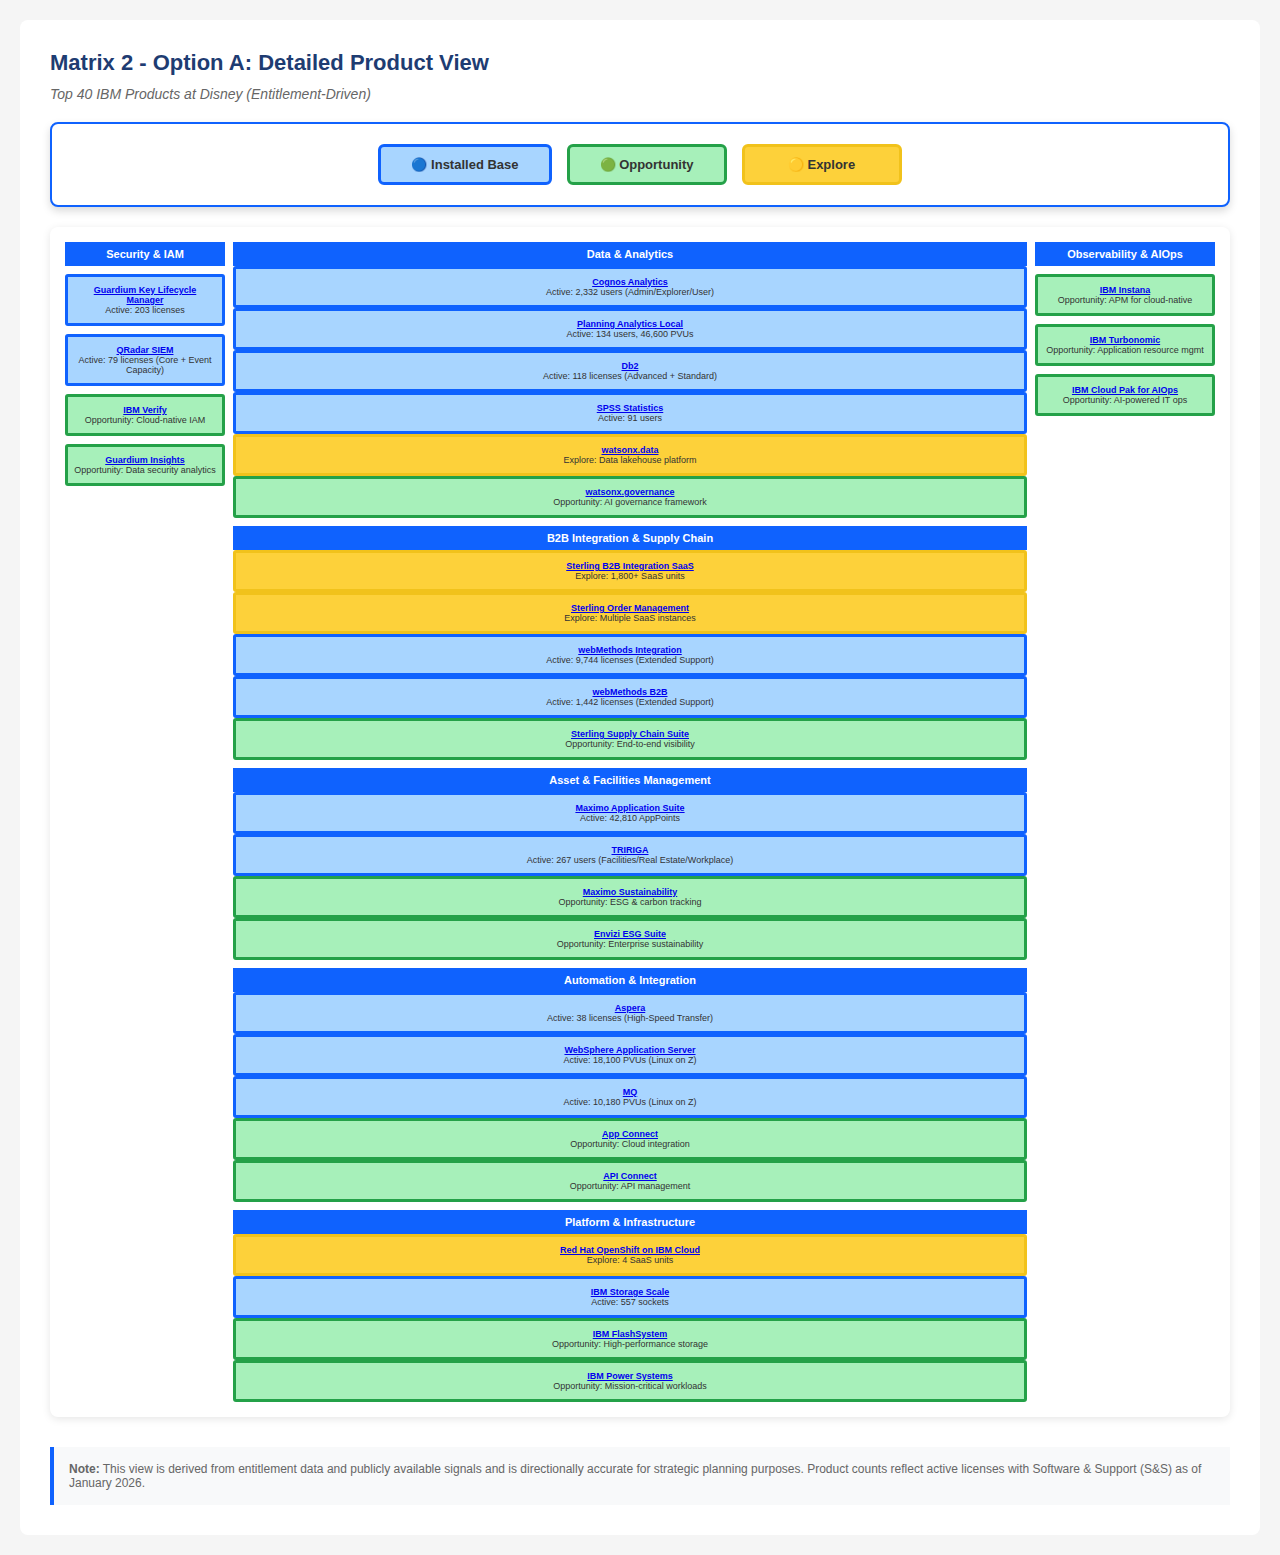
<file: matrices/matrix2-option-a-detailed.html>
<!DOCTYPE html>
<html lang="en">
<head>
    <meta charset="UTF-8">
    <meta name="viewport" content="width=device-width, initial-scale=1.0">
    <title>Matrix 2 Option A: Detailed Product View</title>
    <link rel="stylesheet" href="css/enterprise-matrices.css">
    <style>
        body { padding: 20px; background: #f5f5f5; }
        .matrix-container { max-width: 1600px; margin: 0 auto; background: white; padding: 30px; border-radius: 8px; }
        h1 { color: #1e3c72; margin-bottom: 10px; }
        .subtitle { color: #666; font-size: 14px; margin-bottom: 20px; font-style: italic; }
        .footnote { margin-top: 30px; padding: 15px; background: #f8f9fa; border-left: 4px solid #0f62fe; font-size: 12px; color: #666; }
    </style>
</head>
<body>
    <div class="matrix-container">
        <h1>Matrix 2 - Option A: Detailed Product View</h1>
        <p class="subtitle">Top 40 IBM Products at Disney (Entitlement-Driven)</p>
        
        <!-- Legend at TOP -->
        <div class="legend-top">
            <div class="legend-item status-installed">🔵 Installed Base</div>
            <div class="legend-item status-opportunity">🟢 Opportunity</div>
            <div class="legend-item status-explore">🟡 Explore</div>
        </div>

        <div class="matrix-grid compact">
            <!-- Security & IAM -->
            <div class="sidebar-left">
                <div class="layer-header security">Security & IAM</div>
                <div class="tech-box status-installed">
                    <a href="https://www.ibm.com/products/guardium-data-protection" target="_blank"><strong>Guardium Key Lifecycle Manager</strong></a>
                    <p class="value-statement">Active: 203 licenses</p>
                </div>
                <div class="tech-box status-installed">
                    <a href="https://www.ibm.com/products/qradar-siem" target="_blank"><strong>QRadar SIEM</strong></a>
                    <p class="value-statement">Active: 79 licenses (Core + Event Capacity)</p>
                </div>
                <div class="tech-box status-opportunity">
                    <a href="https://www.ibm.com/products/verify-identity" target="_blank"><strong>IBM Verify</strong></a>
                    <p class="value-statement">Opportunity: Cloud-native IAM</p>
                </div>
                <div class="tech-box status-opportunity">
                    <a href="https://www.ibm.com/products/guardium-insights" target="_blank"><strong>Guardium Insights</strong></a>
                    <p class="value-statement">Opportunity: Data security analytics</p>
                </div>
            </div>

            <!-- Main Content Area -->
            <div class="main-content">
                <!-- Data & Analytics -->
                <div class="layer">
                    <div class="layer-header ai">Data & Analytics</div>
                    <div class="layer-content">
                        <div class="tech-box status-installed">
                            <a href="https://www.ibm.com/products/cognos-analytics" target="_blank"><strong>Cognos Analytics</strong></a>
                            <p class="value-statement">Active: 2,332 users (Admin/Explorer/User)</p>
                        </div>
                        <div class="tech-box status-installed">
                            <a href="https://www.ibm.com/products/planning-analytics" target="_blank"><strong>Planning Analytics Local</strong></a>
                            <p class="value-statement">Active: 134 users, 46,600 PVUs</p>
                        </div>
                        <div class="tech-box status-installed">
                            <a href="https://www.ibm.com/products/db2" target="_blank"><strong>Db2</strong></a>
                            <p class="value-statement">Active: 118 licenses (Advanced + Standard)</p>
                        </div>
                        <div class="tech-box status-installed">
                            <a href="https://www.ibm.com/products/spss-statistics" target="_blank"><strong>SPSS Statistics</strong></a>
                            <p class="value-statement">Active: 91 users</p>
                        </div>
                        <div class="tech-box status-explore">
                            <a href="https://www.ibm.com/watsonx" target="_blank"><strong>watsonx.data</strong></a>
                            <p class="value-statement">Explore: Data lakehouse platform</p>
                        </div>
                        <div class="tech-box status-opportunity">
                            <a href="https://www.ibm.com/products/watsonx-governance" target="_blank"><strong>watsonx.governance</strong></a>
                            <p class="value-statement">Opportunity: AI governance framework</p>
                        </div>
                    </div>
                </div>

                <!-- B2B Integration & Supply Chain -->
                <div class="layer">
                    <div class="layer-header data">B2B Integration & Supply Chain</div>
                    <div class="layer-content">
                        <div class="tech-box status-explore">
                            <a href="https://www.ibm.com/products/b2b-integrator" target="_blank"><strong>Sterling B2B Integration SaaS</strong></a>
                            <p class="value-statement">Explore: 1,800+ SaaS units</p>
                        </div>
                        <div class="tech-box status-explore">
                            <a href="https://www.ibm.com/products/order-management" target="_blank"><strong>Sterling Order Management</strong></a>
                            <p class="value-statement">Explore: Multiple SaaS instances</p>
                        </div>
                        <div class="tech-box status-installed">
                            <a href="https://www.ibm.com/products/webmethods-integration" target="_blank"><strong>webMethods Integration</strong></a>
                            <p class="value-statement">Active: 9,744 licenses (Extended Support)</p>
                        </div>
                        <div class="tech-box status-installed">
                            <a href="https://www.ibm.com/products/webmethods-b2b" target="_blank"><strong>webMethods B2B</strong></a>
                            <p class="value-statement">Active: 1,442 licenses (Extended Support)</p>
                        </div>
                        <div class="tech-box status-opportunity">
                            <a href="https://www.ibm.com/products/supply-chain-intelligence-suite" target="_blank"><strong>Sterling Supply Chain Suite</strong></a>
                            <p class="value-statement">Opportunity: End-to-end visibility</p>
                        </div>
                    </div>
                </div>

                <!-- Asset & Facilities Management -->
                <div class="layer">
                    <div class="layer-header openshift">Asset & Facilities Management</div>
                    <div class="layer-content">
                        <div class="tech-box status-installed">
                            <a href="https://www.ibm.com/products/maximo" target="_blank"><strong>Maximo Application Suite</strong></a>
                            <p class="value-statement">Active: 42,810 AppPoints</p>
                        </div>
                        <div class="tech-box status-installed">
                            <a href="https://www.ibm.com/products/tririga" target="_blank"><strong>TRIRIGA</strong></a>
                            <p class="value-statement">Active: 267 users (Facilities/Real Estate/Workplace)</p>
                        </div>
                        <div class="tech-box status-opportunity">
                            <a href="https://www.ibm.com/products/maximo/sustainability" target="_blank"><strong>Maximo Sustainability</strong></a>
                            <p class="value-statement">Opportunity: ESG & carbon tracking</p>
                        </div>
                        <div class="tech-box status-opportunity">
                            <a href="https://www.ibm.com/products/envizi" target="_blank"><strong>Envizi ESG Suite</strong></a>
                            <p class="value-statement">Opportunity: Enterprise sustainability</p>
                        </div>
                    </div>
                </div>

                <!-- Automation & Integration -->
                <div class="layer">
                    <div class="layer-header automation">Automation & Integration</div>
                    <div class="layer-content">
                        <div class="tech-box status-installed">
                            <a href="https://www.ibm.com/products/aspera" target="_blank"><strong>Aspera</strong></a>
                            <p class="value-statement">Active: 38 licenses (High-Speed Transfer)</p>
                        </div>
                        <div class="tech-box status-installed">
                            <a href="https://www.ibm.com/products/websphere-application-server" target="_blank"><strong>WebSphere Application Server</strong></a>
                            <p class="value-statement">Active: 18,100 PVUs (Linux on Z)</p>
                        </div>
                        <div class="tech-box status-installed">
                            <a href="https://www.ibm.com/products/mq" target="_blank"><strong>MQ</strong></a>
                            <p class="value-statement">Active: 10,180 PVUs (Linux on Z)</p>
                        </div>
                        <div class="tech-box status-opportunity">
                            <a href="https://www.ibm.com/products/app-connect" target="_blank"><strong>App Connect</strong></a>
                            <p class="value-statement">Opportunity: Cloud integration</p>
                        </div>
                        <div class="tech-box status-opportunity">
                            <a href="https://www.ibm.com/products/api-connect" target="_blank"><strong>API Connect</strong></a>
                            <p class="value-statement">Opportunity: API management</p>
                        </div>
                    </div>
                </div>

                <!-- Platform & Infrastructure -->
                <div class="layer">
                    <div class="layer-header infrastructure">Platform & Infrastructure</div>
                    <div class="layer-content">
                        <div class="tech-box status-explore">
                            <a href="https://www.redhat.com/en/technologies/cloud-computing/openshift" target="_blank"><strong>Red Hat OpenShift on IBM Cloud</strong></a>
                            <p class="value-statement">Explore: 4 SaaS units</p>
                        </div>
                        <div class="tech-box status-installed">
                            <a href="https://www.ibm.com/products/storage-scale" target="_blank"><strong>IBM Storage Scale</strong></a>
                            <p class="value-statement">Active: 557 sockets</p>
                        </div>
                        <div class="tech-box status-opportunity">
                            <a href="https://www.ibm.com/products/flashsystem" target="_blank"><strong>IBM FlashSystem</strong></a>
                            <p class="value-statement">Opportunity: High-performance storage</p>
                        </div>
                        <div class="tech-box status-opportunity">
                            <a href="https://www.ibm.com/power" target="_blank"><strong>IBM Power Systems</strong></a>
                            <p class="value-statement">Opportunity: Mission-critical workloads</p>
                        </div>
                    </div>
                </div>
            </div>

            <!-- Right Sidebar -->
            <div class="sidebar-right">
                <div class="layer-header network">Observability & AIOps</div>
                <div class="tech-box status-opportunity">
                    <a href="https://www.ibm.com/products/instana" target="_blank"><strong>IBM Instana</strong></a>
                    <p class="value-statement">Opportunity: APM for cloud-native</p>
                </div>
                <div class="tech-box status-opportunity">
                    <a href="https://www.ibm.com/products/turbonomic" target="_blank"><strong>IBM Turbonomic</strong></a>
                    <p class="value-statement">Opportunity: Application resource mgmt</p>
                </div>
                <div class="tech-box status-opportunity">
                    <a href="https://www.ibm.com/products/cloud-pak-for-watson-aiops" target="_blank"><strong>IBM Cloud Pak for AIOps</strong></a>
                    <p class="value-statement">Opportunity: AI-powered IT ops</p>
                </div>
            </div>
        </div>

        <div class="footnote">
            <strong>Note:</strong> This view is derived from entitlement data and publicly available signals and is directionally accurate for strategic planning purposes. Product counts reflect active licenses with Software & Support (S&S) as of January 2026.
        </div>
    </div>
</body>
</html>
</file>
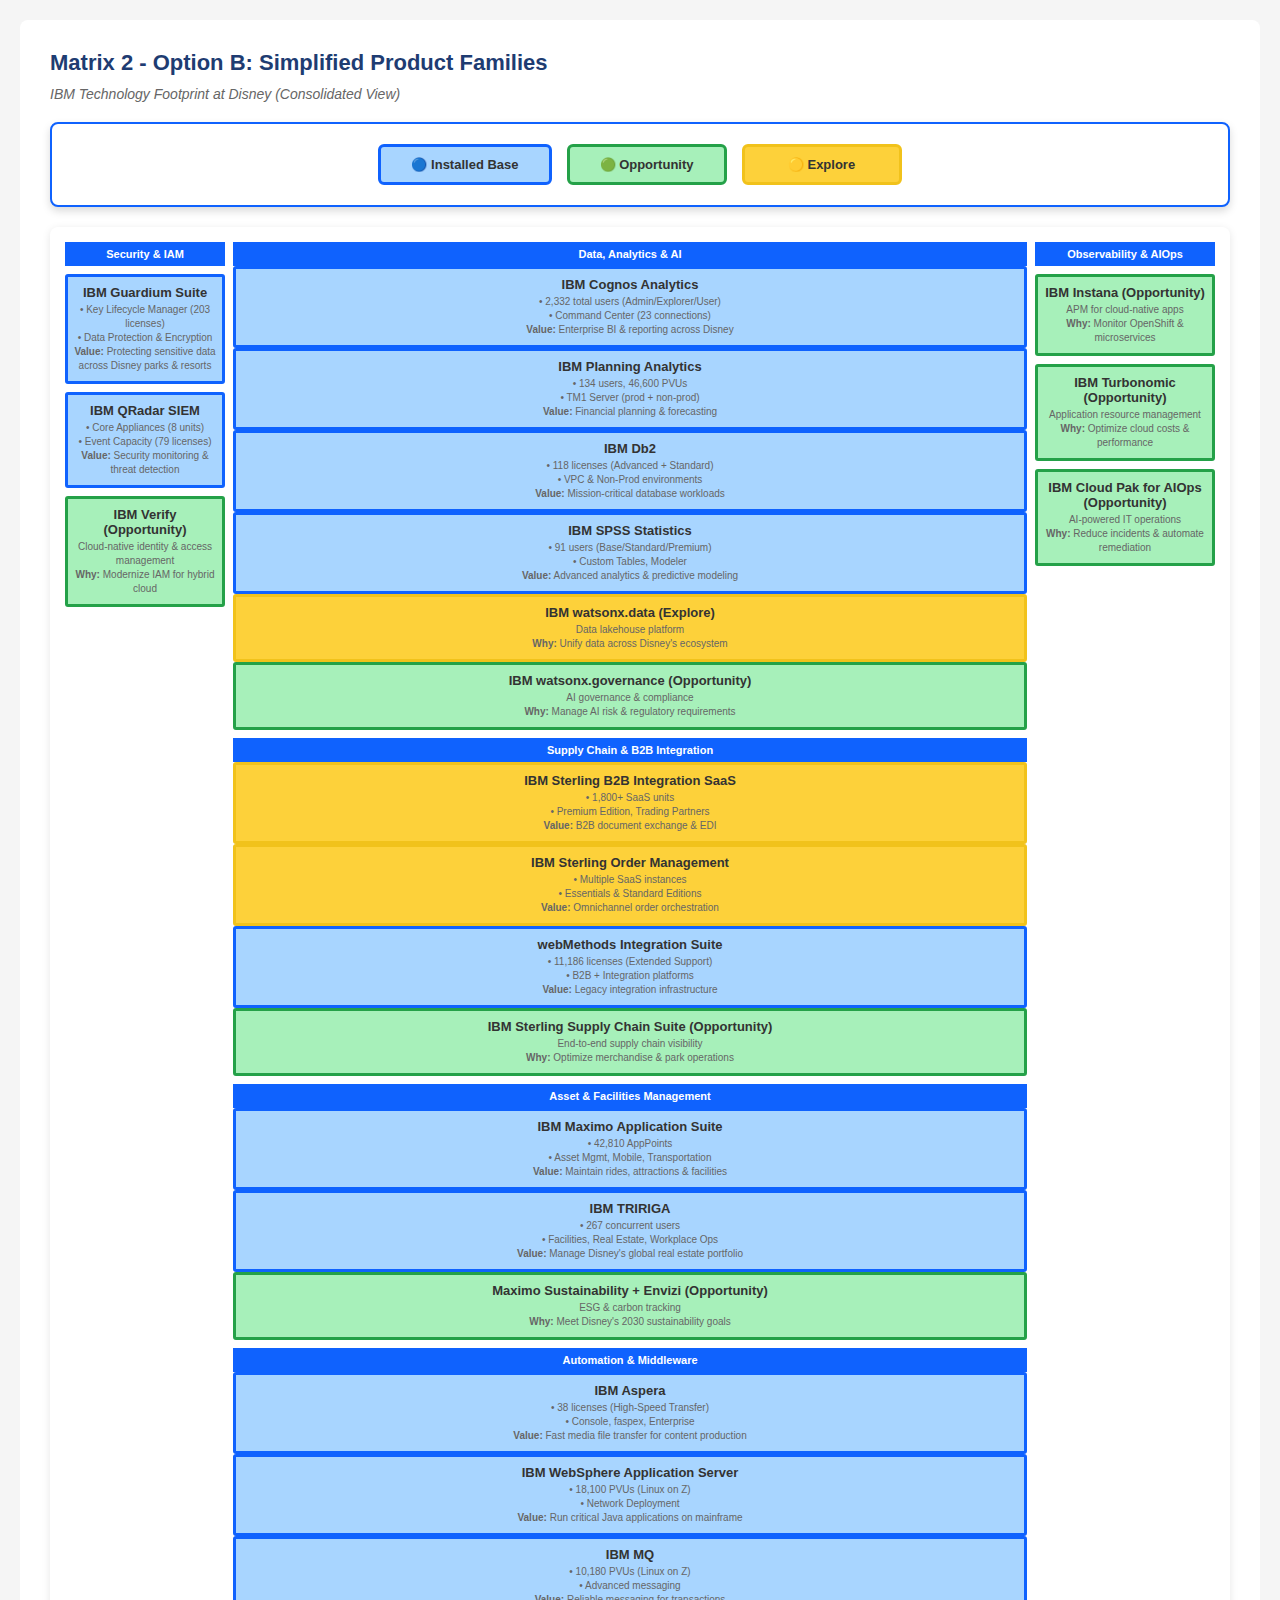
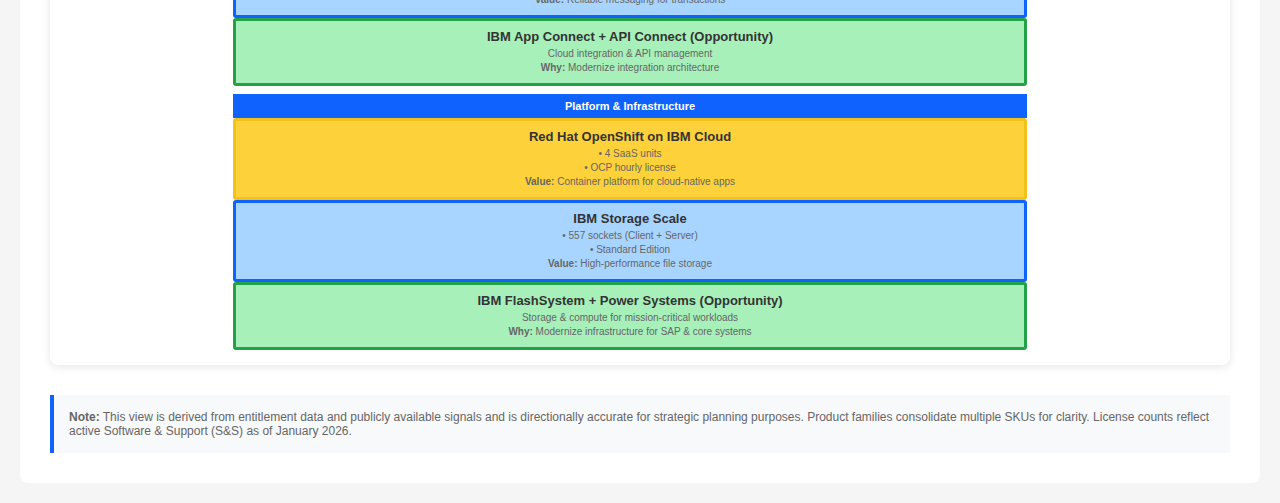
<file: matrices/matrix2-option-b-simplified.html>
<!DOCTYPE html>
<html lang="en">
<head>
    <meta charset="UTF-8">
    <meta name="viewport" content="width=device-width, initial-scale=1.0">
    <title>Matrix 2 Option B: Simplified Product Families</title>
    <link rel="stylesheet" href="css/enterprise-matrices.css">
    <style>
        body { padding: 20px; background: #f5f5f5; }
        .matrix-container { max-width: 1600px; margin: 0 auto; background: white; padding: 30px; border-radius: 8px; }
        h1 { color: #1e3c72; margin-bottom: 10px; }
        .subtitle { color: #666; font-size: 14px; margin-bottom: 20px; font-style: italic; }
        .product-family { font-size: 13px; font-weight: 700; margin-bottom: 3px; }
        .product-details { font-size: 10px; color: #666; line-height: 1.4; }
        .footnote { margin-top: 30px; padding: 15px; background: #f8f9fa; border-left: 4px solid #0f62fe; font-size: 12px; color: #666; }
    </style>
</head>
<body>
    <div class="matrix-container">
        <h1>Matrix 2 - Option B: Simplified Product Families</h1>
        <p class="subtitle">IBM Technology Footprint at Disney (Consolidated View)</p>
        
        <!-- Legend at TOP -->
        <div class="legend-top">
            <div class="legend-item status-installed">🔵 Installed Base</div>
            <div class="legend-item status-opportunity">🟢 Opportunity</div>
            <div class="legend-item status-explore">🟡 Explore</div>
        </div>

        <div class="matrix-grid compact">
            <!-- Security & IAM -->
            <div class="sidebar-left">
                <div class="layer-header security">Security & IAM</div>
                
                <div class="tech-box status-installed">
                    <div class="product-family">IBM Guardium Suite</div>
                    <p class="product-details">
                        • Key Lifecycle Manager (203 licenses)<br>
                        • Data Protection & Encryption<br>
                        <strong>Value:</strong> Protecting sensitive data across Disney parks & resorts
                    </p>
                </div>
                
                <div class="tech-box status-installed">
                    <div class="product-family">IBM QRadar SIEM</div>
                    <p class="product-details">
                        • Core Appliances (8 units)<br>
                        • Event Capacity (79 licenses)<br>
                        <strong>Value:</strong> Security monitoring & threat detection
                    </p>
                </div>
                
                <div class="tech-box status-opportunity">
                    <div class="product-family">IBM Verify (Opportunity)</div>
                    <p class="product-details">
                        Cloud-native identity & access management<br>
                        <strong>Why:</strong> Modernize IAM for hybrid cloud
                    </p>
                </div>
            </div>

            <!-- Main Content Area -->
            <div class="main-content">
                <!-- Data, Analytics & AI -->
                <div class="layer">
                    <div class="layer-header ai">Data, Analytics & AI</div>
                    <div class="layer-content">
                        
                        <div class="tech-box status-installed">
                            <div class="product-family">IBM Cognos Analytics</div>
                            <p class="product-details">
                                • 2,332 total users (Admin/Explorer/User)<br>
                                • Command Center (23 connections)<br>
                                <strong>Value:</strong> Enterprise BI & reporting across Disney
                            </p>
                        </div>
                        
                        <div class="tech-box status-installed">
                            <div class="product-family">IBM Planning Analytics</div>
                            <p class="product-details">
                                • 134 users, 46,600 PVUs<br>
                                • TM1 Server (prod + non-prod)<br>
                                <strong>Value:</strong> Financial planning & forecasting
                            </p>
                        </div>
                        
                        <div class="tech-box status-installed">
                            <div class="product-family">IBM Db2</div>
                            <p class="product-details">
                                • 118 licenses (Advanced + Standard)<br>
                                • VPC & Non-Prod environments<br>
                                <strong>Value:</strong> Mission-critical database workloads
                            </p>
                        </div>
                        
                        <div class="tech-box status-installed">
                            <div class="product-family">IBM SPSS Statistics</div>
                            <p class="product-details">
                                • 91 users (Base/Standard/Premium)<br>
                                • Custom Tables, Modeler<br>
                                <strong>Value:</strong> Advanced analytics & predictive modeling
                            </p>
                        </div>
                        
                        <div class="tech-box status-explore">
                            <div class="product-family">IBM watsonx.data (Explore)</div>
                            <p class="product-details">
                                Data lakehouse platform<br>
                                <strong>Why:</strong> Unify data across Disney's ecosystem
                            </p>
                        </div>
                        
                        <div class="tech-box status-opportunity">
                            <div class="product-family">IBM watsonx.governance (Opportunity)</div>
                            <p class="product-details">
                                AI governance & compliance<br>
                                <strong>Why:</strong> Manage AI risk & regulatory requirements
                            </p>
                        </div>
                        
                    </div>
                </div>

                <!-- Supply Chain & B2B Integration -->
                <div class="layer">
                    <div class="layer-header data">Supply Chain & B2B Integration</div>
                    <div class="layer-content">
                        
                        <div class="tech-box status-explore">
                            <div class="product-family">IBM Sterling B2B Integration SaaS</div>
                            <p class="product-details">
                                • 1,800+ SaaS units<br>
                                • Premium Edition, Trading Partners<br>
                                <strong>Value:</strong> B2B document exchange & EDI
                            </p>
                        </div>
                        
                        <div class="tech-box status-explore">
                            <div class="product-family">IBM Sterling Order Management</div>
                            <p class="product-details">
                                • Multiple SaaS instances<br>
                                • Essentials & Standard Editions<br>
                                <strong>Value:</strong> Omnichannel order orchestration
                            </p>
                        </div>
                        
                        <div class="tech-box status-installed">
                            <div class="product-family">webMethods Integration Suite</div>
                            <p class="product-details">
                                • 11,186 licenses (Extended Support)<br>
                                • B2B + Integration platforms<br>
                                <strong>Value:</strong> Legacy integration infrastructure
                            </p>
                        </div>
                        
                        <div class="tech-box status-opportunity">
                            <div class="product-family">IBM Sterling Supply Chain Suite (Opportunity)</div>
                            <p class="product-details">
                                End-to-end supply chain visibility<br>
                                <strong>Why:</strong> Optimize merchandise & park operations
                            </p>
                        </div>
                        
                    </div>
                </div>

                <!-- Asset & Facilities Management -->
                <div class="layer">
                    <div class="layer-header openshift">Asset & Facilities Management</div>
                    <div class="layer-content">
                        
                        <div class="tech-box status-installed">
                            <div class="product-family">IBM Maximo Application Suite</div>
                            <p class="product-details">
                                • 42,810 AppPoints<br>
                                • Asset Mgmt, Mobile, Transportation<br>
                                <strong>Value:</strong> Maintain rides, attractions & facilities
                            </p>
                        </div>
                        
                        <div class="tech-box status-installed">
                            <div class="product-family">IBM TRIRIGA</div>
                            <p class="product-details">
                                • 267 concurrent users<br>
                                • Facilities, Real Estate, Workplace Ops<br>
                                <strong>Value:</strong> Manage Disney's global real estate portfolio
                            </p>
                        </div>
                        
                        <div class="tech-box status-opportunity">
                            <div class="product-family">Maximo Sustainability + Envizi (Opportunity)</div>
                            <p class="product-details">
                                ESG & carbon tracking<br>
                                <strong>Why:</strong> Meet Disney's 2030 sustainability goals
                            </p>
                        </div>
                        
                    </div>
                </div>

                <!-- Automation & Middleware -->
                <div class="layer">
                    <div class="layer-header automation">Automation & Middleware</div>
                    <div class="layer-content">
                        
                        <div class="tech-box status-installed">
                            <div class="product-family">IBM Aspera</div>
                            <p class="product-details">
                                • 38 licenses (High-Speed Transfer)<br>
                                • Console, faspex, Enterprise<br>
                                <strong>Value:</strong> Fast media file transfer for content production
                            </p>
                        </div>
                        
                        <div class="tech-box status-installed">
                            <div class="product-family">IBM WebSphere Application Server</div>
                            <p class="product-details">
                                • 18,100 PVUs (Linux on Z)<br>
                                • Network Deployment<br>
                                <strong>Value:</strong> Run critical Java applications on mainframe
                            </p>
                        </div>
                        
                        <div class="tech-box status-installed">
                            <div class="product-family">IBM MQ</div>
                            <p class="product-details">
                                • 10,180 PVUs (Linux on Z)<br>
                                • Advanced messaging<br>
                                <strong>Value:</strong> Reliable messaging for transactions
                            </p>
                        </div>
                        
                        <div class="tech-box status-opportunity">
                            <div class="product-family">IBM App Connect + API Connect (Opportunity)</div>
                            <p class="product-details">
                                Cloud integration & API management<br>
                                <strong>Why:</strong> Modernize integration architecture
                            </p>
                        </div>
                        
                    </div>
                </div>

                <!-- Platform & Infrastructure -->
                <div class="layer">
                    <div class="layer-header infrastructure">Platform & Infrastructure</div>
                    <div class="layer-content">
                        
                        <div class="tech-box status-explore">
                            <div class="product-family">Red Hat OpenShift on IBM Cloud</div>
                            <p class="product-details">
                                • 4 SaaS units<br>
                                • OCP hourly license<br>
                                <strong>Value:</strong> Container platform for cloud-native apps
                            </p>
                        </div>
                        
                        <div class="tech-box status-installed">
                            <div class="product-family">IBM Storage Scale</div>
                            <p class="product-details">
                                • 557 sockets (Client + Server)<br>
                                • Standard Edition<br>
                                <strong>Value:</strong> High-performance file storage
                            </p>
                        </div>
                        
                        <div class="tech-box status-opportunity">
                            <div class="product-family">IBM FlashSystem + Power Systems (Opportunity)</div>
                            <p class="product-details">
                                Storage & compute for mission-critical workloads<br>
                                <strong>Why:</strong> Modernize infrastructure for SAP & core systems
                            </p>
                        </div>
                        
                    </div>
                </div>
            </div>

            <!-- Right Sidebar -->
            <div class="sidebar-right">
                <div class="layer-header network">Observability & AIOps</div>
                
                <div class="tech-box status-opportunity">
                    <div class="product-family">IBM Instana (Opportunity)</div>
                    <p class="product-details">
                        APM for cloud-native apps<br>
                        <strong>Why:</strong> Monitor OpenShift & microservices
                    </p>
                </div>
                
                <div class="tech-box status-opportunity">
                    <div class="product-family">IBM Turbonomic (Opportunity)</div>
                    <p class="product-details">
                        Application resource management<br>
                        <strong>Why:</strong> Optimize cloud costs & performance
                    </p>
                </div>
                
                <div class="tech-box status-opportunity">
                    <div class="product-family">IBM Cloud Pak for AIOps (Opportunity)</div>
                    <p class="product-details">
                        AI-powered IT operations<br>
                        <strong>Why:</strong> Reduce incidents & automate remediation
                    </p>
                </div>
            </div>
        </div>

        <div class="footnote">
            <strong>Note:</strong> This view is derived from entitlement data and publicly available signals and is directionally accurate for strategic planning purposes. Product families consolidate multiple SKUs for clarity. License counts reflect active Software & Support (S&S) as of January 2026.
        </div>
    </div>
</body>
</html>
</file>
<file: matrices/css/enterprise-matrices.css>
/* Enterprise Architecture Matrices - QBR Presentation */

* {
    margin: 0;
    padding: 0;
    box-sizing: border-box;
}

body {
    font-family: 'Arial', 'Helvetica', sans-serif;
    background-color: #f5f5f5;
    color: #333;
    font-size: 11px;
}

.matrices-container {
    width: 100%;
    min-height: 100vh;
    padding: 10px;
}

/* Header */
.matrices-header {
    background: white;
    padding: 15px 20px;
    margin-bottom: 15px;
    border-radius: 8px;
    box-shadow: 0 2px 4px rgba(0,0,0,0.1);
}

.header-content {
    display: flex;
    justify-content: space-between;
    align-items: center;
    margin-bottom: 15px;
}

.logo-section {
    display: flex;
    align-items: center;
    gap: 20px;
}

.logo-section h1 {
    font-size: 28px;
    font-weight: bold;
    color: #0f62fe;
}

.disney-logo {
    height: 40px;
    width: auto;
}

/* Legend */
.legend,
.legend-top {
    display: flex !important;
    gap: 15px;
    align-items: center;
    padding: 20px 30px;
    background: white;
    border-radius: 8px;
    box-shadow: 0 4px 8px rgba(0,0,0,0.15);
    margin-bottom: 20px;
    justify-content: center;
    visibility: visible !important;
    border: 2px solid #0f62fe;
}

.legend-item {
    display: flex;
    align-items: center;
    gap: 0;
    padding: 10px 30px;
    border-radius: 6px;
    font-size: 13px;
    font-weight: 600;
    border: 2px solid;
    min-width: 160px;
    justify-content: center;
    text-align: center;
}

.legend-item:nth-child(1) {
    background-color: #a8d5ff;
    border-color: #0f62fe;
    color: #333;
}

.legend-item:nth-child(2) {
    background-color: #a7f0ba;
    border-color: #24a148;
    color: #333;
}

.legend-item:nth-child(3) {
    background-color: #fdd13a;
    border-color: #f1c21b;
    color: #333;
}

.legend-item:nth-child(4) {
    background-color: #ff8389;
    border-color: #da1e28;
    color: #333;
}

.legend-color {
    display: none;
}

/* Matrix Toggle */
.matrix-toggle {
    display: flex;
    gap: 10px;
}

.toggle-btn {
    padding: 10px 20px;
    border: 2px solid #0f62fe;
    background: white;
    color: #0f62fe;
    font-size: 13px;
    font-weight: 600;
    border-radius: 4px;
    cursor: pointer;
    transition: all 0.3s;
}

.toggle-btn:hover {
    background: #e8f0ff;
}

.toggle-btn.active {
    background: #0f62fe;
    color: white;
}

/* Matrix Views */
.matrix-view {
    display: none;
}

.matrix-view.active {
    display: flex;
    flex-direction: column;
}

/* Matrix Grid */
.matrix-grid {
    display: grid;
    grid-template-columns: 180px 1fr 200px;
    gap: 8px;
    background: white;
    padding: 15px;
    border-radius: 8px;
    box-shadow: 0 2px 8px rgba(0,0,0,0.1);
}

/* Matrix 1 Landscape Layout - PowerPoint Optimized */
#matrix1 .matrix-grid {
    display: grid;
    grid-template-columns: 200px 1fr 200px;
    gap: 12px;
    max-width: 100%;
    margin: 0 auto;
    padding: 20px;
}

#matrix1 .sidebar-left,
#matrix1 .sidebar-right {
    display: flex;
    flex-direction: column;
    gap: 10px;
}

#matrix1 .main-content {
    display: grid;
    grid-template-columns: repeat(5, 1fr);
    gap: 12px;
}

#matrix1 .layer {
    display: flex;
    flex-direction: column;
    min-height: 400px;
}

/* Sidebars */
.sidebar-left,
.sidebar-right {
    display: flex;
/* Matrix 1 Colorful Layer Styling */
#matrix1 .layer {
    border-radius: 8px;
    overflow: hidden;
    box-shadow: 0 3px 10px rgba(0,0,0,0.15);
    transition: transform 0.2s;
}

#matrix1 .layer:hover {
    transform: translateY(-2px);
    box-shadow: 0 5px 15px rgba(0,0,0,0.2);
}

#matrix1 .layer-header {
    padding: 12px 16px;
    font-size: 14px;
    font-weight: 700;
    text-align: center;
    color: white;
    text-transform: uppercase;
    letter-spacing: 0.5px;
}

#matrix1 .layer-subtitle {
    background: #f8f9fa;
    color: #495057;
    font-size: 10px;
    padding: 6px 12px;
    text-align: center;
    font-style: italic;
    border-bottom: 2px solid #e9ecef;
}

#matrix1 .layer-content {
    background: #ffffff;
    padding: 10px;
    display: flex;
    flex-direction: column;
    gap: 6px;
    flex: 1;
}

#matrix1 .tech-box {
    background: linear-gradient(135deg, #f8f9fa 0%, #ffffff 100%);
    border: 2px solid #dee2e6;
    border-radius: 4px;
    padding: 8px 6px;
    text-align: center;
    font-size: 10px;
    font-weight: 600;
    color: #212529;
    transition: all 0.2s;
    min-height: 35px;
    display: flex;
    align-items: center;
    justify-content: center;
}

#matrix1 .tech-box:hover {
    transform: scale(1.05);
    border-color: #0f62fe;
    box-shadow: 0 4px 12px rgba(15, 98, 254, 0.2);
}

/* Vibrant Color Scheme for Matrix 1 Layers */
#matrix1 .layer-header.security {
    background: linear-gradient(135deg, #667eea 0%, #764ba2 100%);
}

#matrix1 .layer-header.applications {
    background: linear-gradient(135deg, #f093fb 0%, #f5576c 100%);
}

#matrix1 .layer-header.ai {
    background: linear-gradient(135deg, #4facfe 0%, #00f2fe 100%);
}

#matrix1 .layer-header.data {
    background: linear-gradient(135deg, #43e97b 0%, #38f9d7 100%);
}

#matrix1 .layer-header.openshift {
    background: linear-gradient(135deg, #fa709a 0%, #fee140 100%);
}

#matrix1 .layer-header.infrastructure {
    background: linear-gradient(135deg, #30cfd0 0%, #330867 100%);
}

#matrix1 .layer-header.automation {
    background: linear-gradient(135deg, #a8edea 0%, #fed6e3 100%);
    color: #333;
}

#matrix1 .layer-header.network {
    background: linear-gradient(135deg, #ff9a56 0%, #ff6a88 100%);
}

/* Group Labels for AI & Analytics */
#matrix1 .group-label {
    background: linear-gradient(90deg, #e3f2fd 0%, #bbdefb 100%);
    color: #1565c0;
    font-size: 9px;
    font-weight: 700;
    text-transform: uppercase;
    letter-spacing: 0.5px;
    padding: 6px 8px;
    border-left: 3px solid #1976d2;
    border-radius: 3px;
    margin-top: 6px;
    text-align: center;
}

#matrix1 .group-label:first-child {
    margin-top: 0;
}

/* Compact Sidebar Styling for Matrix 1 */
#matrix1 .sidebar-left .layer-header,
#matrix1 .sidebar-right .layer-header {
    padding: 10px;
    font-size: 12px;
    border-radius: 6px 6px 0 0;
}

#matrix1 .sidebar-left .tech-box,
#matrix1 .sidebar-right .tech-box {
    min-height: 40px;
/* Competitive Landscape Section */
.competitive-section {
    background: white;
    padding: 20px;
    margin-bottom: 20px;
    border-radius: 8px;
    box-shadow: 0 3px 10px rgba(0,0,0,0.1);
}

.competitive-title {
    font-size: 24px;
    font-weight: 700;
    color: #212529;
    margin-bottom: 20px;
    text-align: center;
    padding-bottom: 15px;
    border-bottom: 3px solid #0f62fe;
}

.competitive-grid {
    display: grid;
    grid-template-columns: repeat(5, 1fr);
    gap: 15px;
}

.competitive-column {
    background: #f8f9fa;
    border-radius: 6px;
    overflow: hidden;
    box-shadow: 0 2px 6px rgba(0,0,0,0.08);
}

.competitive-header {
    background: linear-gradient(135deg, #0f62fe 0%, #0353e9 100%);
    color: white;
    padding: 12px 10px;
    font-size: 13px;
    font-weight: 700;
    text-align: center;
    text-transform: uppercase;
    letter-spacing: 0.5px;
}

.competitive-list {
    padding: 12px 10px;
    display: flex;
    flex-direction: column;
    gap: 6px;
}

.competitive-item {
    background: white;
    padding: 8px 10px;
    border-radius: 4px;
    font-size: 11px;
    font-weight: 500;
    color: #495057;
    border-left: 3px solid #dee2e6;
    transition: all 0.2s;
}

.competitive-item:hover {
    border-left-color: #0f62fe;
    background: #e8f0ff;
    transform: translateX(3px);
}

/* Responsive for smaller screens */
@media (max-width: 1200px) {
    .competitive-grid {
        grid-template-columns: repeat(3, 1fr);
    }
}

@media (max-width: 768px) {
    .competitive-grid {
        grid-template-columns: repeat(2, 1fr);
    }
}

    font-size: 10px;
}

    flex-direction: column;
    gap: 8px;
}

.sidebar-title {
    background: #0f62fe;
    color: white;
    padding: 8px;
    font-weight: bold;
    font-size: 11px;
    text-align: center;
    border-radius: 4px;
}

.sidebar-section {
    border: 2px solid;
    border-radius: 4px;
    padding: 8px;
}

.sidebar-section.security {
    border-color: #0f62fe;
}

.sidebar-section.identity {
    border-color: #8a3ffc;
}

.sidebar-section.automation {
    border-color: #8a3ffc;
}

.sidebar-section.network {
    border-color: #8a3ffc;
}

.section-header {
    font-weight: bold;
    font-size: 10px;
    margin-bottom: 6px;
    padding: 4px;
    background: #f4f4f4;
    border-radius: 3px;
    text-align: center;
}

.tech-item {
    padding: 5px 6px;
    margin: 3px 0;
    background: white;
    border: 1px solid #ddd;
    border-radius: 3px;
    font-size: 9px;
    text-align: center;
}

.tech-item.highlight {
    background: #e8f0ff;
    border-color: #0f62fe;
    font-weight: 600;
}

.tech-item.no-interest {
    background: #ffe0e0;
    border-color: #da1e28;
}

/* Main Content */
.main-content {
    display: flex;
    flex-direction: column;
    gap: 8px;
}

/* Layer Rows */
.layer-row {
    border: 2px solid #ddd;
    border-radius: 4px;
    overflow: hidden;
}

.layer-row.applications {
    border-color: #ff6b6b;
}

.layer-row.ai-assistants {
    border-color: #0f62fe;
}

.layer-row.data-layer {
    border-color: #0f62fe;
}

.layer-row.app-dev {
    border-color: #8a3ffc;
}

.layer-row.openshift {
    border-color: #cc0000;
    background: #cc0000;
}

.layer-row.infrastructure {
    border-color: #525252;
}

.layer-row.services {
    display: flex;
    gap: 8px;
    border: none;
}

.layer-header {
    background: #0f62fe;
    color: white;
    padding: 6px 10px;
    font-weight: bold;
    font-size: 11px;
    text-align: center;
.layer-subtitle {
    font-size: 9px;
    color: #666;
    font-style: italic;
    text-align: center;
    padding: 4px 8px;
    background: #f8f8f8;
    border-bottom: 1px solid #e0e0e0;
    margin-bottom: 8px;
}

.group-label {
    font-size: 9px;
    font-weight: 600;
    color: #0f62fe;
    text-transform: uppercase;
    letter-spacing: 0.5px;
    padding: 6px 8px;
    margin-top: 8px;
    margin-bottom: 4px;
    background: #f0f4ff;
    border-left: 3px solid #0f62fe;
    border-radius: 2px;
}

.group-label:first-child {
    margin-top: 0;
}

}

.layer-header.redhat {
    background: #cc0000;
    padding: 12px;
    font-size: 14px;
}

.layer-row.applications .layer-header {
    background: #ff6b6b;
}

.layer-row.ai-assistants .layer-header {
    background: #0f62fe;
}

.layer-row.app-dev .layer-header {
    background: #8a3ffc;
}

.layer-row.infrastructure .layer-header {
/* Layer-specific header colors */
.layer-header.security {
    background: #0f62fe;
}

.layer-header.applications {
    background: #ff6b6b;
}

.layer-header.ai {
    background: #0f62fe;
}

.layer-header.data {
    background: #0f62fe;
}

.layer-header.openshift {
    background: #cc0000;
}

.layer-header.infrastructure {
    background: #525252;
}

.layer-header.automation {
    background: #8a3ffc;
}

.layer-header.network {
    background: #8a3ffc;
}

    background: #525252;
}

/* Tech Grid */
.tech-grid {
    display: grid;
    grid-template-columns: repeat(auto-fit, minmax(100px, 1fr));
    gap: 4px;
    padding: 8px;
    background: #fafafa;
}

.tech-box {
    background: white;
    border: 1px solid #ddd;
    border-radius: 3px;
    padding: 8px 6px;
    text-align: center;
    font-size: 9px;
    font-weight: 500;
    min-height: 40px;
    display: flex;
    flex-direction: column;
    justify-content: center;
    align-items: center;
    transition: all 0.2s;
}

.tech-box:hover {
    box-shadow: 0 2px 6px rgba(0,0,0,0.15);
    transform: translateY(-1px);
}

.tech-box.highlight {
    background: #e8f0ff;
    border-color: #0f62fe;
    border-width: 2px;
    font-weight: 700;
}

.tech-box.opportunity {
    background: #e5f5ea;
    border-color: #24a148;
    border-width: 2px;
}

.tech-box.explore {
    background: #fff8e1;
    border-color: #f1c21b;
    border-width: 2px;
}

.tech-box.no-interest {
    background: #ffe0e0;
    border-color: #da1e28;
    border-width: 2px;
}

.tech-box .sub {
    display: block;
    font-size: 8px;
    color: #666;
    margin-top: 3px;
    font-weight: normal;
}

/* Sub Layers */
.layer-row.data-layer,
.layer-row.app-dev,
.layer-row.infrastructure {
    display: flex;
    flex-direction: column;
}

.sub-layer {
    border-bottom: 1px solid #ddd;
}

.sub-layer:last-child {
    border-bottom: none;
}

.sub-layer .layer-header {
    font-size: 10px;
    padding: 5px 8px;
}

.sub-layer .tech-grid {
    grid-template-columns: repeat(auto-fit, minmax(90px, 1fr));
    padding: 6px;
}

/* Services */
.service-box {
    flex: 1;
    padding: 15px;
    text-align: center;
    font-weight: bold;
    font-size: 12px;
    border-radius: 4px;
    color: white;
}

.service-box.tls {
    background: #0f62fe;
}

.service-box.el {
    background: #24a148;
}

/* Coming Soon */
.coming-soon {
    text-align: center;
    padding: 100px 20px;
}

.coming-soon h2 {
    font-size: 24px;
    color: #0f62fe;
    margin-bottom: 15px;
}

.coming-soon p {
    font-size: 16px;
    color: #666;
}

/* Responsive */
@media (max-width: 1400px) {
    .matrix-grid {
        grid-template-columns: 160px 1fr 180px;
    }
    
    .tech-grid {
        grid-template-columns: repeat(auto-fit, minmax(85px, 1fr));
    }
}

@media print {
    body {
        background: white;
    }
    
    .matrices-header {
        box-shadow: none;
    }
    
    .matrix-toggle {
        display: none;
    }
    
    .matrix-grid {
        box-shadow: none;
        page-break-inside: avoid;
    }
}

/* Made with Bob */
/* Updated 2026-01-31 12:23:23 */

/* PowerPoint-Optimized Styles for Matrix 1 */
@media print {
    #matrix1 {
        page-break-inside: avoid;
        max-width: 100%;
    }
    
    #matrix1 .matrix-grid {
        transform: scale(0.95);
        transform-origin: top center;
    }
    
    #matrix1 .layer {
        page-break-inside: avoid;
    }
    
    .toggle-buttons {
        display: none;
    }
    
    header {
        padding: 10px 20px;
    }
}

/* Compact Header for Matrix 1 */
#matrix1 + header h1 {
    font-size: 24px;
    margin-bottom: 5px;
}


/* Matrix 2 Specific Styling */
#matrix2 .tech-box {
    background: white;
    padding: 10px 12px;
    border-radius: 6px;
    font-size: 11px;
    font-weight: 500;
    color: #212529;
    border-left: 3px solid #dee2e6;
    min-height: 30px;
    display: flex;
    flex-direction: column;
    justify-content: center;
    transition: all 0.2s;
}

#matrix2 .tech-box:hover {
    transform: translateX(3px);
    box-shadow: 0 2px 8px rgba(0,0,0,0.1);
}

/* Hyperlinks in Matrix 2 tech boxes */
#matrix2 .tech-box a {
    color: #0f62fe;
    text-decoration: none;
    font-weight: 600;
    transition: color 0.2s;
}

#matrix2 .tech-box a:hover {
    color: #0353e9;
    text-decoration: underline;
}

#matrix2 .value-statement {
    font-size: 10px;
    color: #6c757d;
    margin-top: 4px;
    font-style: italic;
    line-height: 1.3;
}

/* Status Color Coding for Matrix 2 - EXACTLY Matching Legend Colors */
#matrix2 .status-installed,
.status-installed {
    border: 3px solid #0f62fe;
    background-color: #a8d5ff !important;
    background: #a8d5ff !important;
}

#matrix2 .status-opportunity,
.status-opportunity {
    border: 3px solid #24a148;
    background-color: #a7f0ba !important;
    background: #a7f0ba !important;
}

#matrix2 .status-explore,
.status-explore {
    border: 3px solid #f1c21b;
    background-color: #fdd13a !important;
    background: #fdd13a !important;
}

#matrix2 .status-at-risk,
.status-at-risk {
    border: 3px solid #da1e28;
    background-color: #ff8389 !important;
    background: #ff8389 !important;
}

/* Matrix 2 Layer Headers */
#matrix2 .layer-header {
    background: linear-gradient(135deg, #1e3c72 0%, #2a5298 100%);
    color: white;
    padding: 10px 12px;
    font-size: 13px;
    font-weight: 700;
    text-align: center;
    text-transform: uppercase;
    letter-spacing: 0.5px;
    border-radius: 6px 6px 0 0;
}

/* Compact layout for Matrix 2 */
#matrix2 .matrix-grid.compact {
    gap: 12px;
}

#matrix2 .matrix-grid.compact .layer {
    min-height: auto;
}

#matrix2 .matrix-grid.compact .layer-content {
    gap: 8px;
    padding: 10px;
}

#matrix2 .sidebar-left,
#matrix2 .sidebar-right {
    display: flex;
    flex-direction: column;
    gap: 8px;
}
</file>
